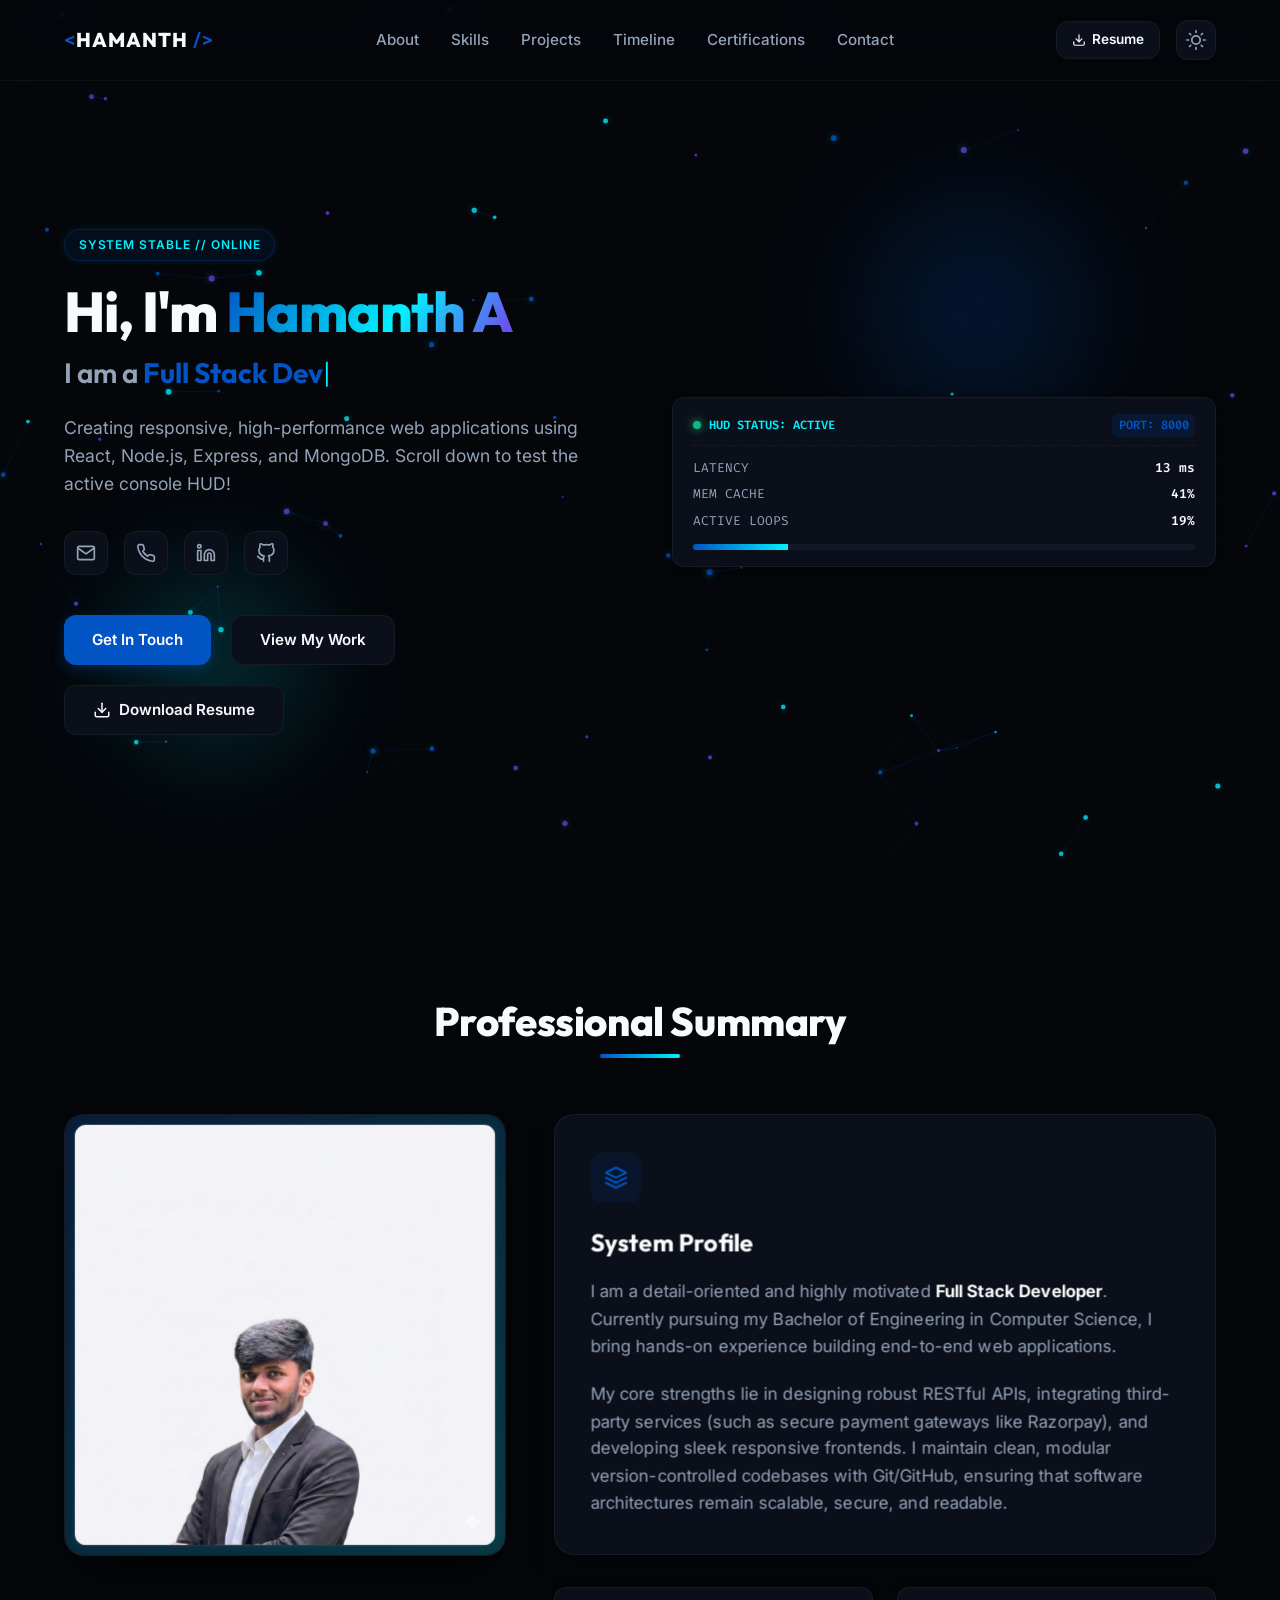
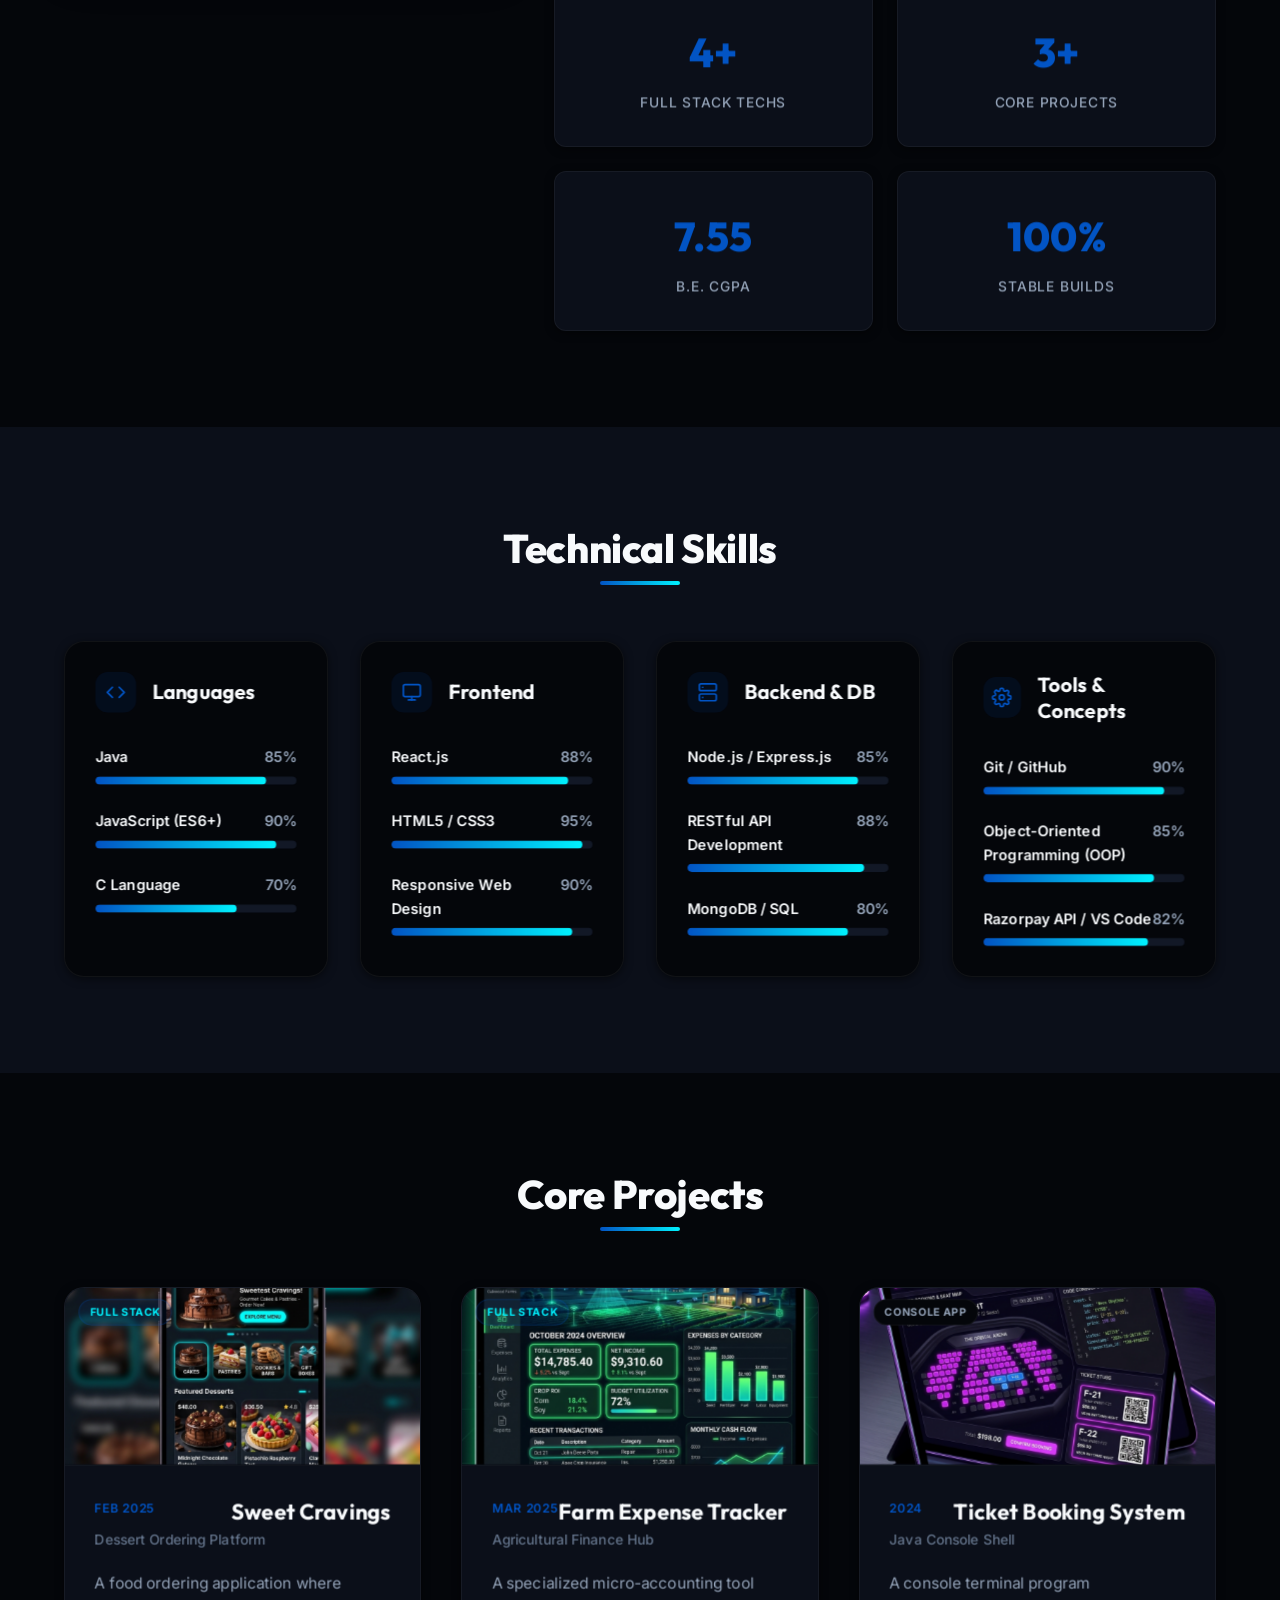
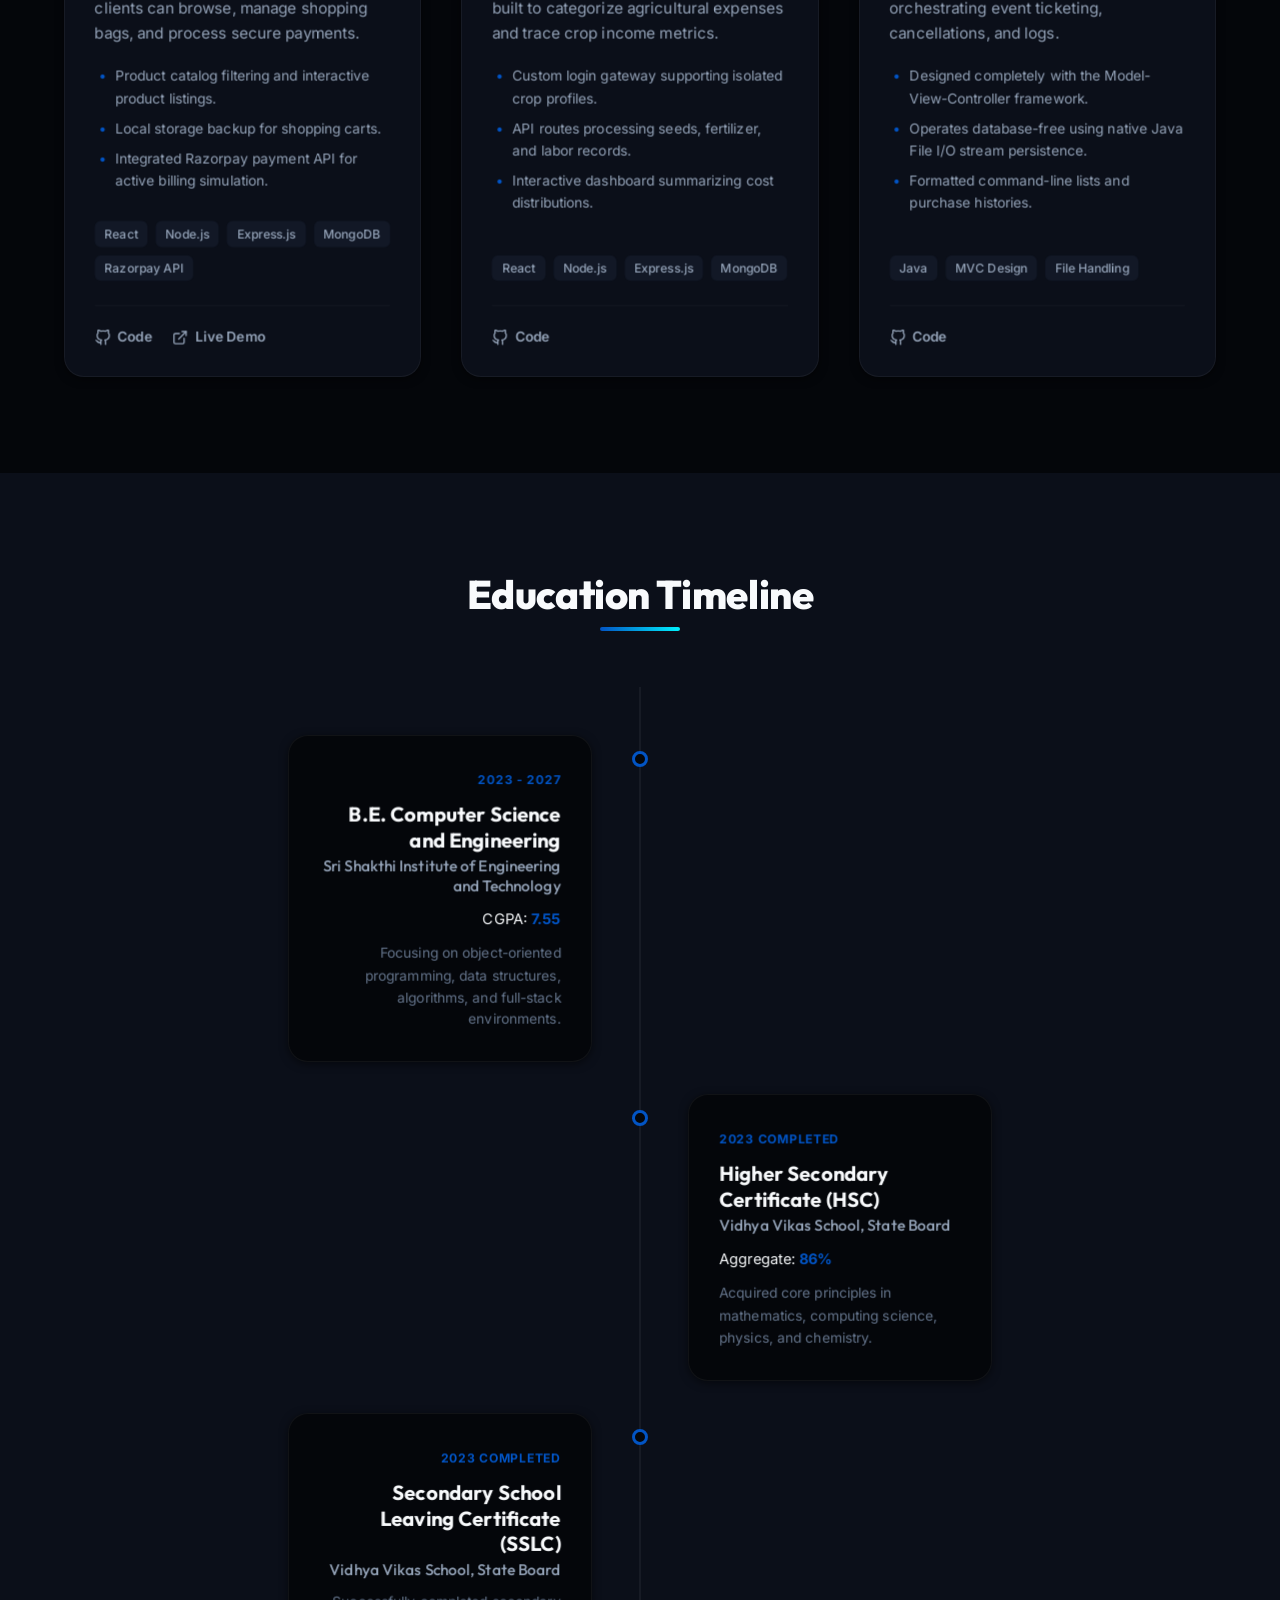
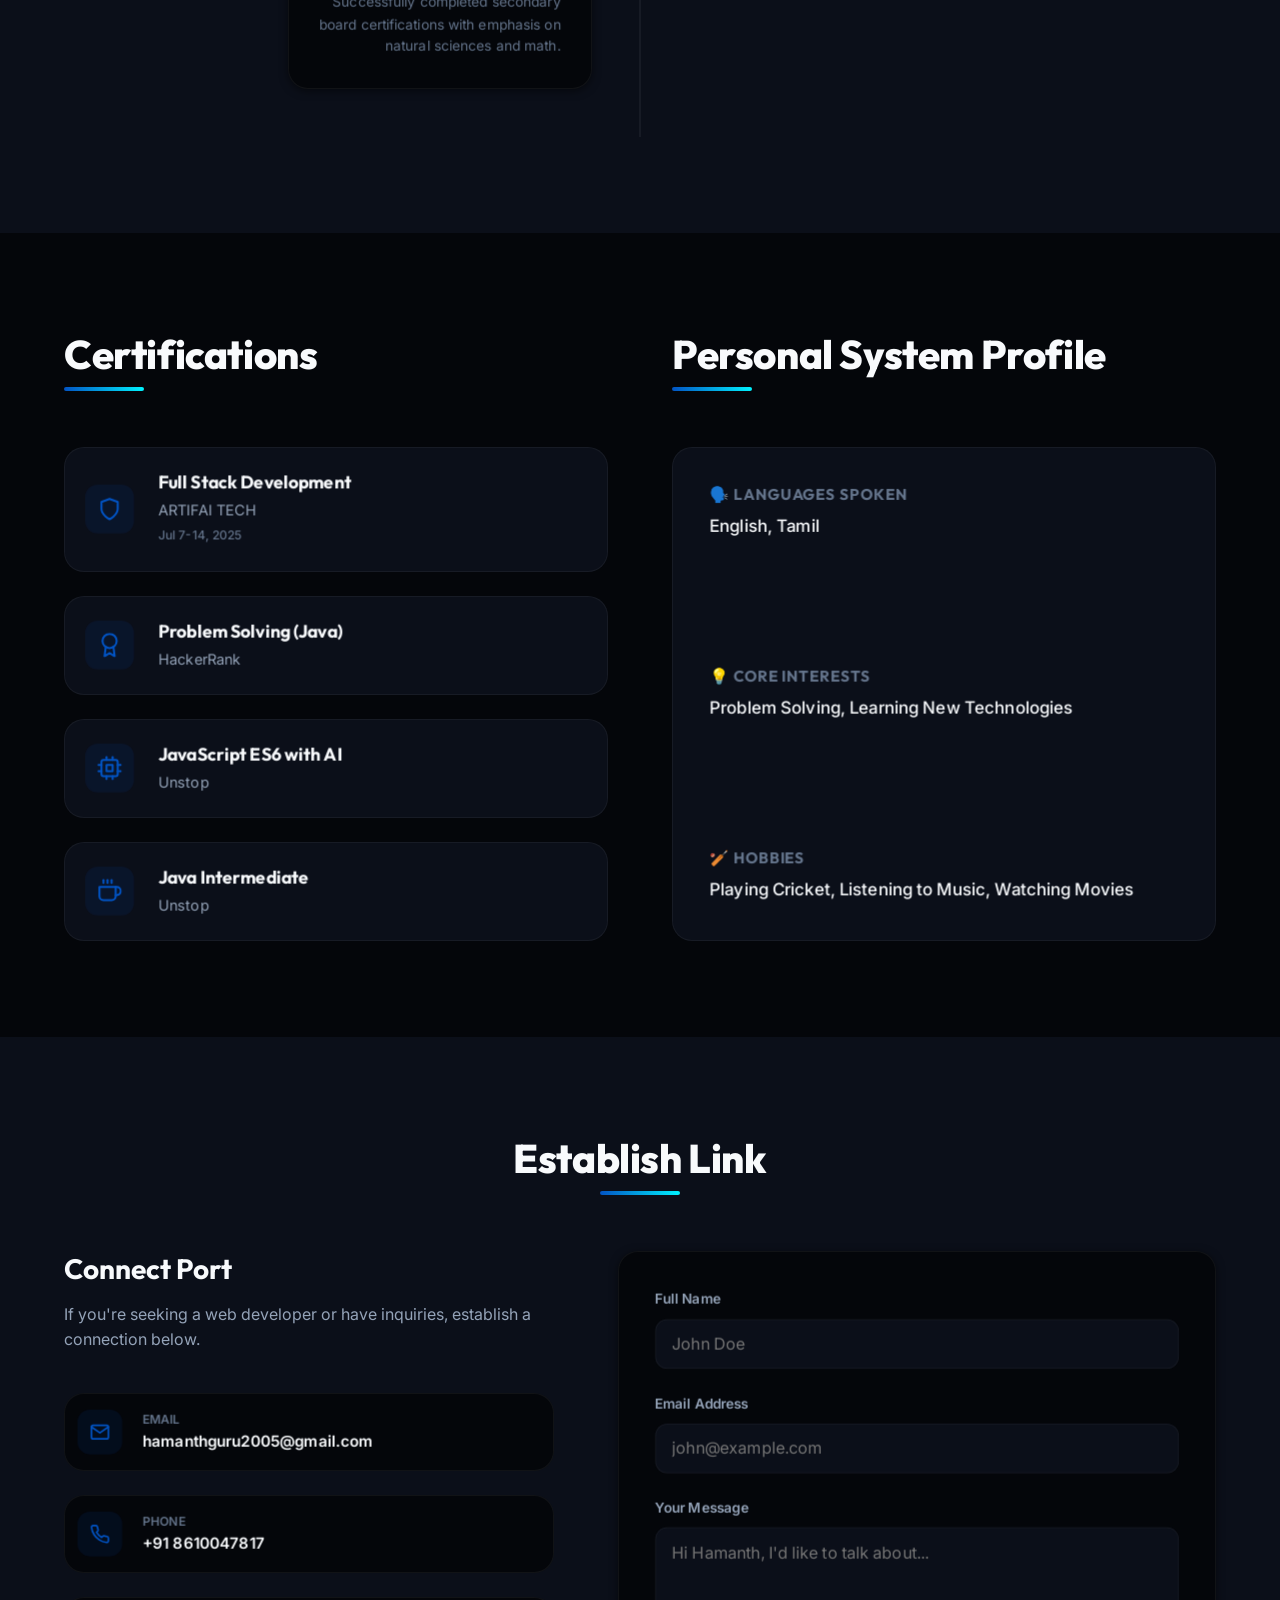
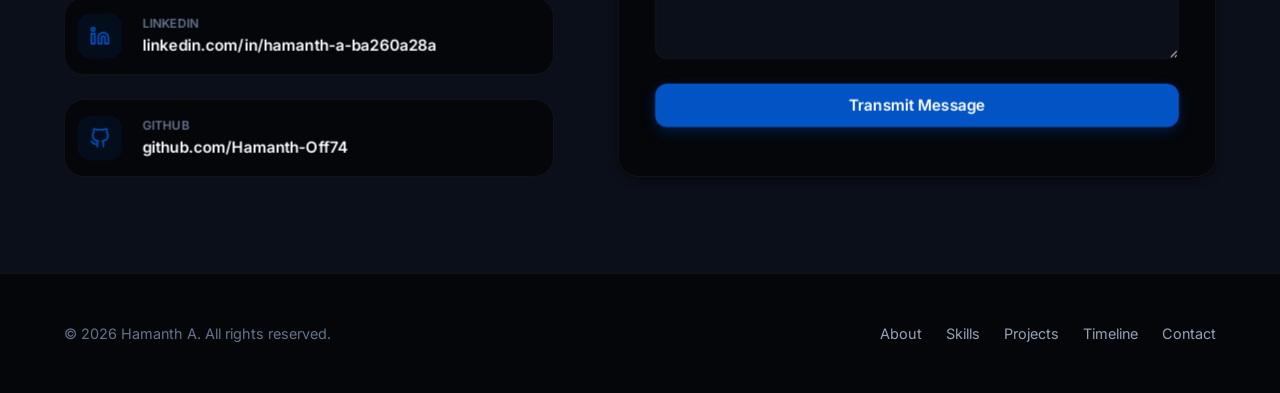
<file: index.html>
<!DOCTYPE html>
<html lang="en" data-theme="dark">
<head>
    <meta charset="UTF-8">
    <meta name="viewport" content="width=device-width, initial-scale=1.0">
    <title>Hamanth A | Full Stack Dev HUD Portfolio</title>
    
    <!-- SEO Meta Tags -->
    <meta name="description" content="Innovative portfolio of Hamanth A, a Full Stack Developer. Features an interactive terminal console, 3D tilt layouts, and real-time dashboard elements.">
    <meta name="keywords" content="Hamanth A, Full Stack Developer, Interactive Portfolio, Web Developer, React, Node.js, Java">
    <meta name="author" content="Hamanth A">
    
    <!-- Google Fonts -->
    <link rel="preconnect" href="https://fonts.googleapis.com">
    <link rel="preconnect" href="https://fonts.gstatic.com" crossorigin>
    <link href="https://fonts.googleapis.com/css2?family=Fira+Code:wght@400;500;600&family=Inter:wght@300;400;500;600;700&family=Outfit:wght@400;500;600;700;800&display=swap" rel="stylesheet">
    
    <!-- Custom CSS -->
    <link rel="stylesheet" href="styles.css">
</head>
<body>

    <!-- Dynamic Particle Canvas -->
    <canvas id="particle-canvas"></canvas>

    <!-- Scroll Progress Indicator -->
    <div id="scroll-progress" class="scroll-progress"></div>

    <!-- Navigation Header -->
    <header class="main-header" id="main-header">
        <div class="container header-container">
            <a href="#hero" class="logo" id="logo-link">
                <span class="logo-accent">&lt;</span>HAMANTH<span class="logo-accent"> /&gt;</span>
            </a>
            
            <!-- Desktop Nav Menu -->
            <nav class="desktop-nav" id="desktop-nav" aria-label="Main Navigation">
                <ul>
                    <li><a href="#about" class="nav-link">About</a></li>
                    <li><a href="#skills" class="nav-link">Skills</a></li>
                    <li><a href="#projects" class="nav-link">Projects</a></li>
                    <li><a href="#timeline" class="nav-link">Timeline</a></li>
                    <li><a href="#certifications" class="nav-link">Certifications</a></li>
                    <li><a href="#contact" class="nav-link">Contact</a></li>
                </ul>
            </nav>

            <div class="nav-actions">
                <!-- Resume Button -->
                <a href="Resume.pdf" target="_blank" class="btn btn-secondary btn-sm nav-resume-btn" download>
                    <svg xmlns="http://www.w3.org/2000/svg" width="14" height="14" viewBox="0 0 24 24" fill="none" stroke="currentColor" stroke-width="2" stroke-linecap="round" stroke-linejoin="round"><path d="M21 15v4a2 2 0 0 1-2 2H5a2 2 0 0 1-2-2v-4"></path><polyline points="7 10 12 15 17 10"></polyline><line x1="12" y1="15" x2="12" y2="3"></line></svg>
                    Resume
                </a>
                
                <!-- Theme Toggle Button -->
                <button id="theme-toggle" class="theme-toggle" aria-label="Toggle light and dark theme" title="Toggle theme">
                    <svg class="sun-icon" xmlns="http://www.w3.org/2000/svg" width="20" height="20" viewBox="0 0 24 24" fill="none" stroke="currentColor" stroke-width="2" stroke-linecap="round" stroke-linejoin="round">
                        <circle cx="12" cy="12" r="5"></circle>
                        <line x1="12" y1="1" x2="12" y2="3"></line>
                        <line x1="12" y1="21" x2="12" y2="23"></line>
                        <line x1="4.22" y1="4.22" x2="5.64" y2="5.64"></line>
                        <line x1="18.36" y1="18.36" x2="19.78" y2="19.78"></line>
                        <line x1="1" y1="12" x2="3" y2="12"></line>
                        <line x1="21" y1="12" x2="23" y2="12"></line>
                        <line x1="4.22" y1="19.78" x2="5.64" y2="18.36"></line>
                        <line x1="18.36" y1="5.64" x2="19.78" y2="4.22"></line>
                    </svg>
                    <svg class="moon-icon" xmlns="http://www.w3.org/2000/svg" width="20" height="20" viewBox="0 0 24 24" fill="none" stroke="currentColor" stroke-width="2" stroke-linecap="round" stroke-linejoin="round">
                        <path d="M21 12.79A9 9 0 1 1 11.21 3 7 7 0 0 0 21 12.79z"></path>
                    </svg>
                </button>

                <!-- Mobile Menu Button -->
                <button id="mobile-menu-btn" class="mobile-menu-btn" aria-label="Open navigation menu" aria-expanded="false" aria-controls="mobile-nav">
                    <span class="bar"></span>
                    <span class="bar"></span>
                    <span class="bar"></span>
                </button>
            </div>
        </div>
    </header>

    <!-- Mobile Drawer Menu -->
    <div id="mobile-nav" class="mobile-nav" aria-hidden="true">
        <nav class="mobile-menu" aria-label="Mobile Navigation">
            <ul>
                <li><a href="#about" class="mobile-nav-link">About</a></li>
                <li><a href="#skills" class="mobile-nav-link">Skills</a></li>
                <li><a href="#projects" class="mobile-nav-link">Projects</a></li>
                <li><a href="#timeline" class="mobile-nav-link">Timeline</a></li>
                <li><a href="#certifications" class="mobile-nav-link">Certifications</a></li>
                <li><a href="#contact" class="mobile-nav-link">Contact</a></li>
                <li><a href="Resume.pdf" target="_blank" class="mobile-nav-link" download>Resume 📥</a></li>
            </ul>
        </nav>
    </div>

    <!-- Main Content Area -->
    <main>
        
        <!-- Hero Section -->
        <section id="hero" class="hero-section">
            <div class="grid-overlay"></div>
            <div class="container hero-container">
                <div class="hero-content scroll-reveal">
                    <span class="badge hero-badge">SYSTEM STABLE // ONLINE</span>
                    <h1 class="hero-title">
                        Hi, I'm <span class="highlight">Hamanth A</span>
                    </h1>
                    <h2 class="hero-subtitle">
                        I am a <span id="typing-text" class="typing-text">Full Stack Developer</span><span class="cursor">|</span>
                    </h2>
                    <p class="hero-desc">
                        Creating responsive, high-performance web applications using React, Node.js, Express, and MongoDB. Scroll down to test the active console HUD!
                    </p>
                    
                    <!-- Hero Social Links -->
                    <div class="hero-links">
                        <a href="mailto:hamanthguru2005@gmail.com" class="hero-icon-link" aria-label="Email Hamanth" title="hamanthguru2005@gmail.com">
                            <svg xmlns="http://www.w3.org/2000/svg" width="20" height="20" viewBox="0 0 24 24" fill="none" stroke="currentColor" stroke-width="2" stroke-linecap="round" stroke-linejoin="round">
                                <path d="M4 4h16c1.1 0 2 .9 2 2v12c0 1.1-.9 2-2 2H4c-1.1 0-2-.9-2-2V6c0-1.1.9-2 2-2z"></path>
                                <polyline points="22,6 12,13 2,6"></polyline>
                            </svg>
                        </a>
                        <a href="tel:+918610047817" class="hero-icon-link" aria-label="Call Hamanth" title="+91 8610047817">
                            <svg xmlns="http://www.w3.org/2000/svg" width="20" height="20" viewBox="0 0 24 24" fill="none" stroke="currentColor" stroke-width="2" stroke-linecap="round" stroke-linejoin="round">
                                <path d="M22 16.92v3a2 2 0 0 1-2.18 2 19.79 19.79 0 0 1-8.63-3.07 19.5 19.5 0 0 1-6-6 19.79 19.79 0 0 1-3.07-8.67A2 2 0 0 1 4.11 2h3a2 2 0 0 1 2 1.72 12.84 12.84 0 0 0 .7 2.81 2 2 0 0 1-.45 2.11L8.09 9.91a16 16 0 0 0 6 6l1.27-1.27a2 2 0 0 1 2.11-.45 12.84 12.84 0 0 0 2.81.7A2 2 0 0 1 22 16.92z"></path>
                            </svg>
                        </a>
                        <a href="https://www.linkedin.com/in/hamanth-a-ba260a28a" target="_blank" rel="noopener noreferrer" class="hero-icon-link" aria-label="LinkedIn Profile">
                            <svg xmlns="http://www.w3.org/2000/svg" width="20" height="20" viewBox="0 0 24 24" fill="none" stroke="currentColor" stroke-width="2" stroke-linecap="round" stroke-linejoin="round">
                                <path d="M16 8a6 6 0 0 1 6 6v7h-4v-7a2 2 0 0 0-2-2 2 2 0 0 0-2 2v7h-4v-7a6 6 0 0 1 6-6z"></path>
                                <rect x="2" y="9" width="4" height="12"></rect>
                                <circle cx="4" cy="4" r="2"></circle>
                            </svg>
                        </a>
                        <a href="https://github.com/Hamanth-Off74" target="_blank" rel="noopener noreferrer" class="hero-icon-link" aria-label="GitHub Profile">
                            <svg xmlns="http://www.w3.org/2000/svg" width="20" height="20" viewBox="0 0 24 24" fill="none" stroke="currentColor" stroke-width="2" stroke-linecap="round" stroke-linejoin="round">
                                <path d="M9 19c-5 1.5-5-2.5-7-3m14 6v-3.87a3.37 3.37 0 0 0-.94-2.61c3.14-.35 6.44-1.54 6.44-7A5.44 5.44 0 0 0 20 4.77 5.07 5.07 0 0 0 19.91 1S18.73.65 16 2.48a13.38 13.38 0 0 0-7 0C6.27.65 5.09 1 5.09 1A5.07 5.07 0 0 0 5 4.77a5.44 5.44 0 0 0-1.5 3.78c0 5.42 3.3 6.61 6.44 7A3.37 3.37 0 0 0 9 18.13V22"></path>
                            </svg>
                        </a>
                    </div>

                    <!-- Call To Actions -->
                    <div class="hero-ctas">
                        <a href="#contact" class="btn btn-primary">Get In Touch</a>
                        <a href="#projects" class="btn btn-secondary">View My Work</a>
                        <a href="Resume.pdf" target="_blank" class="btn btn-secondary" download>
                            <svg xmlns="http://www.w3.org/2000/svg" width="18" height="18" viewBox="0 0 24 24" fill="none" stroke="currentColor" stroke-width="2" stroke-linecap="round" stroke-linejoin="round"><path d="M21 15v4a2 2 0 0 1-2 2H5a2 2 0 0 1-2-2v-4"></path><polyline points="7 10 12 15 17 10"></polyline><line x1="12" y1="15" x2="12" y2="3"></line></svg>
                            Download Resume
                        </a>
                    </div>
                </div>

                <!-- Hero Interactive Visual (Dashboard & Terminal) -->
                <div class="hero-visual-wrapper scroll-reveal">
                    
                    <!-- Live Stats Dashboard -->
                    <div class="stats-dashboard">
                        <div class="dashboard-header">
                            <span class="dashboard-title"><span class="pulse-dot"></span> HUD STATUS: ACTIVE</span>
                            <span class="stat-badge">PORT: 8000</span>
                        </div>
                        <div class="dashboard-body">
                            <div class="dashboard-row">
                                <span class="lbl">LATENCY</span>
                                <span class="val" id="ping-val">12 ms</span>
                            </div>
                            <div class="dashboard-row">
                                <span class="lbl">MEM CACHE</span>
                                <span class="val" id="ram-val">42%</span>
                            </div>
                            <div class="dashboard-row">
                                <span class="lbl">ACTIVE LOOPS</span>
                                <span class="val" id="cpu-val">18%</span>
                            </div>
                            <div class="stat-progress-bar">
                                <div class="stat-progress-fill" id="hud-progress-fill" style="width: 18%"></div>
                            </div>
                        </div>
                    </div>
                    
                </div>
            </div>
            
            <!-- Wave separator -->
            <div class="wave-separator">
                <svg data-name="Layer 1" xmlns="http://www.w3.org/2000/svg" viewBox="0 0 1200 120" preserveAspectRatio="none">
                    <path d="M321.39,56.44c58-10.79,114.16-30.13,172-41.86,82.39-16.72,168.19-17.73,250.45-.39C823.78,31,906.67,72,985.66,92.83c70.05,18.48,146.53,26.09,214.34,3V120H0V0C26.9,8.75,57.05,18.3,94.39,26.91,175.76,45.54,242.1,68.79,321.39,56.44Z" class="shape-fill"></path>
                </svg>
            </div>
        </section>

        <!-- About Section -->
        <section id="about" class="about-section">
            <div class="container">
                <h2 class="section-title scroll-reveal">Professional Summary</h2>
                <div class="about-grid scroll-reveal">
                    
                    <!-- Left: Profile Image -->
                    <div class="about-image-container tilt-card">
                        <div class="card-glow-element"></div>
                        <img src="avatar.png" alt="Hamanth A Profile Photo" class="about-avatar-img">
                        <div class="about-glow-ring"></div>
                    </div>

                    <!-- Right: Content Group -->
                    <div class="about-content-group">
                        <div class="about-card-large tilt-card">
                            <div class="card-glow-element"></div>
                            <div class="card-icon-accent">
                                <svg xmlns="http://www.w3.org/2000/svg" width="24" height="24" viewBox="0 0 24 24" fill="none" stroke="currentColor" stroke-width="2" stroke-linecap="round" stroke-linejoin="round">
                                    <polygon points="12 2 2 7 12 12 22 7 12 2"></polygon>
                                    <polyline points="2 17 12 22 22 17"></polyline>
                                    <polyline points="2 12 12 17 22 12"></polyline>
                                </svg>
                            </div>
                            <h3>System Profile</h3>
                            <p class="about-paragraph">
                                I am a detail-oriented and highly motivated <strong>Full Stack Developer</strong>. Currently pursuing my Bachelor of Engineering in Computer Science, I bring hands-on experience building end-to-end web applications.
                            </p>
                            <p class="about-paragraph">
                                My core strengths lie in designing robust RESTful APIs, integrating third-party services (such as secure payment gateways like Razorpay), and developing sleek responsive frontends. I maintain clean, modular version-controlled codebases with Git/GitHub, ensuring that software architectures remain scalable, secure, and readable.
                            </p>
                        </div>

                        <div class="about-stats">
                            <div class="stat-card tilt-card">
                                <div class="card-glow-element"></div>
                                <div class="stat-num">4+</div>
                                <div class="stat-label">Full Stack Techs</div>
                            </div>
                            <div class="stat-card tilt-card">
                                <div class="card-glow-element"></div>
                                <div class="stat-num">3+</div>
                                <div class="stat-label">Core Projects</div>
                            </div>
                            <div class="stat-card tilt-card">
                                <div class="card-glow-element"></div>
                                <div class="stat-num">7.55</div>
                                <div class="stat-label">B.E. CGPA</div>
                            </div>
                            <div class="stat-card tilt-card">
                                <div class="card-glow-element"></div>
                                <div class="stat-num">100%</div>
                                <div class="stat-label">Stable Builds</div>
                            </div>
                        </div>
                    </div>

                </div>
            </div>
        </section>

        <!-- Skills Section -->
        <section id="skills" class="skills-section">
            <div class="container">
                <h2 class="section-title scroll-reveal">Technical Skills</h2>
                
                <div class="skills-grid">
                    
                    <!-- Languages -->
                    <div class="skills-category-card scroll-reveal tilt-card">
                        <div class="card-glow-element"></div>
                        <div class="category-header">
                            <span class="cat-icon">
                                <svg xmlns="http://www.w3.org/2000/svg" width="20" height="20" viewBox="0 0 24 24" fill="none" stroke="currentColor" stroke-width="2" stroke-linecap="round" stroke-linejoin="round">
                                    <polyline points="16 18 22 12 16 6"></polyline>
                                    <polyline points="8 6 2 12 8 18"></polyline>
                                </svg>
                            </span>
                            <h3>Languages</h3>
                        </div>
                        <ul class="skills-list">
                            <li class="skill-item">
                                <div class="skill-info"><span>Java</span><span class="skill-percent">85%</span></div>
                                <div class="skill-bar"><div class="skill-progress" data-level="85%"></div></div>
                            </li>
                            <li class="skill-item">
                                <div class="skill-info"><span>JavaScript (ES6+)</span><span class="skill-percent">90%</span></div>
                                <div class="skill-bar"><div class="skill-progress" data-level="90%"></div></div>
                            </li>
                            <li class="skill-item">
                                <div class="skill-info"><span>C Language</span><span class="skill-percent">70%</span></div>
                                <div class="skill-bar"><div class="skill-progress" data-level="70%"></div></div>
                            </li>
                        </ul>
                    </div>

                    <!-- Frontend -->
                    <div class="skills-category-card scroll-reveal tilt-card">
                        <div class="card-glow-element"></div>
                        <div class="category-header">
                            <span class="cat-icon">
                                <svg xmlns="http://www.w3.org/2000/svg" width="20" height="20" viewBox="0 0 24 24" fill="none" stroke="currentColor" stroke-width="2" stroke-linecap="round" stroke-linejoin="round">
                                    <rect x="2" y="3" width="20" height="14" rx="2" ry="2"></rect>
                                    <line x1="8" y1="21" x2="16" y2="21"></line>
                                    <line x1="12" y1="17" x2="12" y2="21"></line>
                                </svg>
                            </span>
                            <h3>Frontend</h3>
                        </div>
                        <ul class="skills-list">
                            <li class="skill-item">
                                <div class="skill-info"><span>React.js</span><span class="skill-percent">88%</span></div>
                                <div class="skill-bar"><div class="skill-progress" data-level="88%"></div></div>
                            </li>
                            <li class="skill-item">
                                <div class="skill-info"><span>HTML5 / CSS3</span><span class="skill-percent">95%</span></div>
                                <div class="skill-bar"><div class="skill-progress" data-level="95%"></div></div>
                            </li>
                            <li class="skill-item">
                                <div class="skill-info"><span>Responsive Web Design</span><span class="skill-percent">90%</span></div>
                                <div class="skill-bar"><div class="skill-progress" data-level="90%"></div></div>
                            </li>
                        </ul>
                    </div>

                    <!-- Backend -->
                    <div class="skills-category-card scroll-reveal tilt-card">
                        <div class="card-glow-element"></div>
                        <div class="category-header">
                            <span class="cat-icon">
                                <svg xmlns="http://www.w3.org/2000/svg" width="20" height="20" viewBox="0 0 24 24" fill="none" stroke="currentColor" stroke-width="2" stroke-linecap="round" stroke-linejoin="round">
                                    <rect x="2" y="2" width="20" height="8" rx="2" ry="2"></rect>
                                    <rect x="2" y="14" width="20" height="8" rx="2" ry="2"></rect>
                                    <line x1="6" y1="6" x2="6.01" y2="6"></line>
                                    <line x1="6" y1="18" x2="6.01" y2="18"></line>
                                </svg>
                            </span>
                            <h3>Backend & DB</h3>
                        </div>
                        <ul class="skills-list">
                            <li class="skill-item">
                                <div class="skill-info"><span>Node.js / Express.js</span><span class="skill-percent">85%</span></div>
                                <div class="skill-bar"><div class="skill-progress" data-level="85%"></div></div>
                            </li>
                            <li class="skill-item">
                                <div class="skill-info"><span>RESTful API Development</span><span class="skill-percent">88%</span></div>
                                <div class="skill-bar"><div class="skill-progress" data-level="88%"></div></div>
                            </li>
                            <li class="skill-item">
                                <div class="skill-info"><span>MongoDB / SQL</span><span class="skill-percent">80%</span></div>
                                <div class="skill-bar"><div class="skill-progress" data-level="80%"></div></div>
                            </li>
                        </ul>
                    </div>

                    <!-- Tools & Concepts -->
                    <div class="skills-category-card scroll-reveal tilt-card">
                        <div class="card-glow-element"></div>
                        <div class="category-header">
                            <span class="cat-icon">
                                <svg xmlns="http://www.w3.org/2000/svg" width="20" height="20" viewBox="0 0 24 24" fill="none" stroke="currentColor" stroke-width="2" stroke-linecap="round" stroke-linejoin="round">
                                    <circle cx="12" cy="12" r="3"></circle>
                                    <path d="M19.4 15a1.65 1.65 0 0 0 .33 1.82l.06.06a2 2 0 1 1-2.83 2.83l-.06-.06a1.65 1.65 0 0 0-1.82-.33 1.65 1.65 0 0 0-1 1.51V21a2 2 0 0 1-4 0v-.09A1.65 1.65 0 0 0 9 19.4a1.65 1.65 0 0 0-1.82.33l-.06.06a2 2 0 1 1-2.83-2.83l.06-.06a1.65 1.65 0 0 0 .33-1.82 1.65 1.65 0 0 0-1.51-1H3a2 2 0 0 1 0-4h.09A1.65 1.65 0 0 0 4.6 9a1.65 1.65 0 0 0-.33-1.82l-.06-.06a2 2 0 1 1 2.83-2.83l.06.06a1.65 1.65 0 0 0 1.82.33H9a1.65 1.65 0 0 0 1-1.51V3a2 2 0 0 1 4 0v.09a1.65 1.65 0 0 0 1 1.51 1.65 1.65 0 0 0 1.82-.33l.06-.06a2 2 0 1 1 2.83 2.83l-.06.06a1.65 1.65 0 0 0-.33 1.82V9a1.65 1.65 0 0 0 1.51 1H21a2 2 0 0 1 0 4h-.09a1.65 1.65 0 0 0-1.51 1z"></path>
                                </svg>
                            </span>
                            <h3>Tools & Concepts</h3>
                        </div>
                        <ul class="skills-list">
                            <li class="skill-item">
                                <div class="skill-info"><span>Git / GitHub</span><span class="skill-percent">90%</span></div>
                                <div class="skill-bar"><div class="skill-progress" data-level="90%"></div></div>
                            </li>
                            <li class="skill-item">
                                <div class="skill-info"><span>Object-Oriented Programming (OOP)</span><span class="skill-percent">85%</span></div>
                                <div class="skill-bar"><div class="skill-progress" data-level="85%"></div></div>
                            </li>
                            <li class="skill-item">
                                <div class="skill-info"><span>Razorpay API / VS Code</span><span class="skill-percent">82%</span></div>
                                <div class="skill-bar"><div class="skill-progress" data-level="82%"></div></div>
                            </li>
                        </ul>
                    </div>

                </div>
            </div>
        </section>

        <!-- Projects Section -->
        <section id="projects" class="projects-section">
            <div class="container">
                <h2 class="section-title scroll-reveal">Core Projects</h2>
                
                <div class="projects-grid">
                    
                    <!-- Project 1: Sweet Cravings -->
                    <article class="project-card scroll-reveal tilt-card">
                        <div class="card-glow-element"></div>
                        <div class="project-img-wrapper">
                            <img src="sweet_cravings.png" alt="Sweet Cravings Project Dashboard" class="project-img">
                            <span class="tag tag-featured">Full Stack</span>
                        </div>
                        <div class="project-info">
                            <div class="project-header">
                                <span class="project-date">Feb 2025</span>
                                <h3>Sweet Cravings</h3>
                            </div>
                            <p class="project-type-subtitle">Dessert Ordering Platform</p>
                            <p class="project-desc">
                                A food ordering application where clients can browse, manage shopping bags, and process secure payments.
                            </p>
                            <ul class="project-features">
                                <li>Product catalog filtering and interactive product listings.</li>
                                <li>Local storage backup for shopping carts.</li>
                                <li>Integrated Razorpay payment API for active billing simulation.</li>
                            </ul>
                            <div class="project-tech-tags">
                                <span class="tech-tag">React</span>
                                <span class="tech-tag">Node.js</span>
                                <span class="tech-tag">Express.js</span>
                                <span class="tech-tag">MongoDB</span>
                                <span class="tech-tag">Razorpay API</span>
                            </div>
                            <div class="project-links">
                                <a href="https://github.com/Hamanth-Off74" target="_blank" rel="noopener noreferrer" class="project-link" aria-label="GitHub Sweet Cravings Link">
                                    <svg xmlns="http://www.w3.org/2000/svg" width="16" height="16" viewBox="0 0 24 24" fill="none" stroke="currentColor" stroke-width="2" stroke-linecap="round" stroke-linejoin="round"><path d="M9 19c-5 1.5-5-2.5-7-3m14 6v-3.87a3.37 3.37 0 0 0-.94-2.61c3.14-.35 6.44-1.54 6.44-7A5.44 5.44 0 0 0 20 4.77 5.07 5.07 0 0 0 19.91 1S18.73.65 16 2.48a13.38 13.38 0 0 0-7 0C6.27.65 5.09 1 5.09 1A5.07 5.07 0 0 0 5 4.77a5.44 5.44 0 0 0-1.5 3.78c0 5.42 3.3 6.61 6.44 7A3.37 3.37 0 0 0 9 18.13V22"></path></svg>
                                    Code
                                </a>
                                <a href="https://sweet-cravings-sigma.vercel.app" target="_blank" rel="noopener noreferrer" class="project-link" aria-label="Sweet Cravings Live Demo Link">
                                    <svg xmlns="http://www.w3.org/2000/svg" width="16" height="16" viewBox="0 0 24 24" fill="none" stroke="currentColor" stroke-width="2" stroke-linecap="round" stroke-linejoin="round"><path d="M18 13v6a2 2 0 0 1-2 2H5a2 2 0 0 1-2-2V8a2 2 0 0 1 2-2h6"></path><polyline points="15 3 21 3 21 9"></polyline><line x1="10" y1="14" x2="21" y2="3"></line></svg>
                                    Live Demo
                                </a>
                            </div>
                        </div>
                    </article>

                    <!-- Project 2: Farm Expense Tracker -->
                    <article class="project-card scroll-reveal tilt-card">
                        <div class="card-glow-element"></div>
                        <div class="project-img-wrapper">
                            <img src="farm_tracker.png" alt="Farm Expense Tracker Dashboard" class="project-img">
                            <span class="tag tag-featured">Full Stack</span>
                        </div>
                        <div class="project-info">
                            <div class="project-header">
                                <span class="project-date">Mar 2025</span>
                                <h3>Farm Expense Tracker</h3>
                            </div>
                            <p class="project-type-subtitle">Agricultural Finance Hub</p>
                            <p class="project-desc">
                                A specialized micro-accounting tool built to categorize agricultural expenses and trace crop income metrics.
                            </p>
                            <ul class="project-features">
                                <li>Custom login gateway supporting isolated crop profiles.</li>
                                <li>API routes processing seeds, fertilizer, and labor records.</li>
                                <li>Interactive dashboard summarizing cost distributions.</li>
                            </ul>
                            <div class="project-tech-tags">
                                <span class="tech-tag">React</span>
                                <span class="tech-tag">Node.js</span>
                                <span class="tech-tag">Express.js</span>
                                <span class="tech-tag">MongoDB</span>
                            </div>
                            <div class="project-links">
                                <a href="https://github.com/Hamanth-Off74" target="_blank" rel="noopener noreferrer" class="project-link" aria-label="GitHub Farm Expense Tracker Link">
                                    <svg xmlns="http://www.w3.org/2000/svg" width="16" height="16" viewBox="0 0 24 24" fill="none" stroke="currentColor" stroke-width="2" stroke-linecap="round" stroke-linejoin="round"><path d="M9 19c-5 1.5-5-2.5-7-3m14 6v-3.87a3.37 3.37 0 0 0-.94-2.61c3.14-.35 6.44-1.54 6.44-7A5.44 5.44 0 0 0 20 4.77 5.07 5.07 0 0 0 19.91 1S18.73.65 16 2.48a13.38 13.38 0 0 0-7 0C6.27.65 5.09 1 5.09 1A5.07 5.07 0 0 0 5 4.77a5.44 5.44 0 0 0-1.5 3.78c0 5.42 3.3 6.61 6.44 7A3.37 3.37 0 0 0 9 18.13V22"></path></svg>
                                    Code
                                </a>
                            </div>
                        </div>
                    </article>

                    <!-- Project 3: Event Ticket Booking -->
                    <article class="project-card scroll-reveal tilt-card">
                        <div class="card-glow-element"></div>
                        <div class="project-img-wrapper">
                            <img src="ticket_booking.png" alt="Ticket Booking System Interface" class="project-img">
                            <span class="tag">Console App</span>
                        </div>
                        <div class="project-info">
                            <div class="project-header">
                                <span class="project-date">2024</span>
                                <h3>Ticket Booking System</h3>
                            </div>
                            <p class="project-type-subtitle">Java Console Shell</p>
                            <p class="project-desc">
                                A console terminal program orchestrating event ticketing, cancellations, and logs.
                            </p>
                            <ul class="project-features">
                                <li>Designed completely with the Model-View-Controller framework.</li>
                                <li>Operates database-free using native Java File I/O stream persistence.</li>
                                <li>Formatted command-line lists and purchase histories.</li>
                            </ul>
                            <div class="project-tech-tags">
                                <span class="tech-tag">Java</span>
                                <span class="tech-tag">MVC Design</span>
                                <span class="tech-tag">File Handling</span>
                            </div>
                            <div class="project-links">
                                <a href="https://github.com/Hamanth-Off74" target="_blank" rel="noopener noreferrer" class="project-link" aria-label="GitHub Java Ticket System Link">
                                    <svg xmlns="http://www.w3.org/2000/svg" width="16" height="16" viewBox="0 0 24 24" fill="none" stroke="currentColor" stroke-width="2" stroke-linecap="round" stroke-linejoin="round"><path d="M9 19c-5 1.5-5-2.5-7-3m14 6v-3.87a3.37 3.37 0 0 0-.94-2.61c3.14-.35 6.44-1.54 6.44-7A5.44 5.44 0 0 0 20 4.77 5.07 5.07 0 0 0 19.91 1S18.73.65 16 2.48a13.38 13.38 0 0 0-7 0C6.27.65 5.09 1 5.09 1A5.07 5.07 0 0 0 5 4.77a5.44 5.44 0 0 0-1.5 3.78c0 5.42 3.3 6.61 6.44 7A3.37 3.37 0 0 0 9 18.13V22"></path></svg>
                                    Code
                                </a>
                            </div>
                        </div>
                    </article>

                </div>
            </div>
        </section>

        <!-- Education/Timeline Section -->
        <section id="timeline" class="timeline-section">
            <div class="container">
                <h2 class="section-title scroll-reveal">Education Timeline</h2>
                
                <div class="timeline">
                    <div class="timeline-line"></div>
                    
                    <!-- B.E. Computer Science -->
                    <div class="timeline-item scroll-reveal left">
                        <div class="timeline-dot"></div>
                        <div class="timeline-content tilt-card">
                            <div class="card-glow-element"></div>
                            <span class="timeline-date">2023 - 2027</span>
                            <h3>B.E. Computer Science and Engineering</h3>
                            <h4 class="institution">Sri Shakthi Institute of Engineering and Technology</h4>
                            <p class="timeline-score">CGPA: <strong>7.55</strong></p>
                            <p class="timeline-desc">Focusing on object-oriented programming, data structures, algorithms, and full-stack environments.</p>
                        </div>
                    </div>

                    <!-- Higher Secondary -->
                    <div class="timeline-item scroll-reveal right">
                        <div class="timeline-dot"></div>
                        <div class="timeline-content tilt-card">
                            <div class="card-glow-element"></div>
                            <span class="timeline-date">2023 Completed</span>
                            <h3>Higher Secondary Certificate (HSC)</h3>
                            <h4 class="institution">Vidhya Vikas School, State Board</h4>
                            <p class="timeline-score">Aggregate: <strong>86%</strong></p>
                            <p class="timeline-desc">Acquired core principles in mathematics, computing science, physics, and chemistry.</p>
                        </div>
                    </div>

                    <!-- SSLC -->
                    <div class="timeline-item scroll-reveal left">
                        <div class="timeline-dot"></div>
                        <div class="timeline-content tilt-card">
                            <div class="card-glow-element"></div>
                            <span class="timeline-date">2023 Completed</span>
                            <h3>Secondary School Leaving Certificate (SSLC)</h3>
                            <h4 class="institution">Vidhya Vikas School, State Board</h4>
                            <p class="timeline-desc">Successfully completed secondary board certifications with emphasis on natural sciences and math.</p>
                        </div>
                    </div>

                </div>
            </div>
        </section>

        <!-- Certifications & Additional Info -->
        <section id="certifications" class="certifications-section">
            <div class="container">
                <div class="cert-grid">
                    
                    <!-- Certifications Left -->
                    <div class="cert-list-wrapper scroll-reveal">
                        <h2 class="section-title text-left">Certifications</h2>
                        
                        <div class="cert-card tilt-card">
                            <div class="card-glow-element"></div>
                            <div class="cert-icon">
                                <svg xmlns="http://www.w3.org/2000/svg" width="24" height="24" viewBox="0 0 24 24" fill="none" stroke="currentColor" stroke-width="2" stroke-linecap="round" stroke-linejoin="round">
                                    <path d="M12 22s8-4 8-10V5l-8-3-8 3v7c0 6 8 10 8 10z"></path>
                                </svg>
                            </div>
                            <div class="cert-info">
                                <h3>Full Stack Development</h3>
                                <p class="cert-org">ARTIFAI TECH</p>
                                <span class="cert-date">Jul 7-14, 2025</span>
                            </div>
                        </div>

                        <div class="cert-card tilt-card">
                            <div class="card-glow-element"></div>
                            <div class="cert-icon">
                                <svg xmlns="http://www.w3.org/2000/svg" width="24" height="24" viewBox="0 0 24 24" fill="none" stroke="currentColor" stroke-width="2" stroke-linecap="round" stroke-linejoin="round">
                                    <circle cx="12" cy="8" r="7"></circle>
                                    <polyline points="8.21 13.89 7 23 12 20 17 23 15.79 13.88"></polyline>
                                </svg>
                            </div>
                            <div class="cert-info">
                                <h3>Problem Solving (Java)</h3>
                                <p class="cert-org">HackerRank</p>
                            </div>
                        </div>

                        <div class="cert-card tilt-card">
                            <div class="card-glow-element"></div>
                            <div class="cert-icon">
                                <svg xmlns="http://www.w3.org/2000/svg" width="24" height="24" viewBox="0 0 24 24" fill="none" stroke="currentColor" stroke-width="2" stroke-linecap="round" stroke-linejoin="round">
                                    <rect x="4" y="4" width="16" height="16" rx="2" ry="2"></rect>
                                    <rect x="9" y="9" width="6" height="6"></rect>
                                    <line x1="9" y1="1" x2="9" y2="4"></line>
                                    <line x1="15" y1="1" x2="15" y2="4"></line>
                                    <line x1="9" y1="20" x2="9" y2="23"></line>
                                    <line x1="15" y1="20" x2="15" y2="23"></line>
                                    <line x1="20" y1="9" x2="23" y2="9"></line>
                                    <line x1="20" y1="15" x2="23" y2="15"></line>
                                    <line x1="1" y1="9" x2="4" y2="9"></line>
                                    <line x1="1" y1="15" x2="4" y2="15"></line>
                                </svg>
                            </div>
                            <div class="cert-info">
                                <h3>JavaScript ES6 with AI</h3>
                                <p class="cert-org">Unstop</p>
                            </div>
                        </div>

                        <div class="cert-card tilt-card">
                            <div class="card-glow-element"></div>
                            <div class="cert-icon">
                                <svg xmlns="http://www.w3.org/2000/svg" width="24" height="24" viewBox="0 0 24 24" fill="none" stroke="currentColor" stroke-width="2" stroke-linecap="round" stroke-linejoin="round">
                                    <path d="M18 8h1a4 4 0 0 1 0 8h-1"></path>
                                    <path d="M2 8h16v9a4 4 0 0 1-4 4H6a4 4 0 0 1-4-4V8z"></path>
                                    <line x1="6" y1="1" x2="6" y2="4"></line>
                                    <line x1="10" y1="1" x2="10" y2="4"></line>
                                    <line x1="14" y1="1" x2="14" y2="4"></line>
                                </svg>
                            </div>
                            <div class="cert-info">
                                <h3>Java Intermediate</h3>
                                <p class="cert-org">Unstop</p>
                            </div>
                        </div>
                    </div>

                    <!-- Additional Information Right -->
                    <div class="info-wrapper scroll-reveal">
                        <h2 class="section-title text-left">Personal System Profile</h2>
                        
                        <div class="profile-details-card tilt-card">
                            <div class="card-glow-element"></div>
                            <div class="info-group">
                                <h4>🗣️ Languages Spoken</h4>
                                <p>English, Tamil</p>
                            </div>
                            <div class="info-group">
                                <h4>💡 core Interests</h4>
                                <p>Problem Solving, Learning New Technologies</p>
                            </div>
                            <div class="info-group">
                                <h4>🏏 Hobbies</h4>
                                <p>Playing Cricket, Listening to Music, Watching Movies</p>
                            </div>
                        </div>
                    </div>

                </div>
            </div>
        </section>

        <!-- Contact Section -->
        <section id="contact" class="contact-section">
            <div class="container">
                <h2 class="section-title scroll-reveal">Establish Link</h2>
                
                <div class="contact-grid scroll-reveal">
                    
                    <!-- Direct Contacts Info -->
                    <div class="contact-info-panel">
                        <h3>Connect Port</h3>
                        <p class="contact-intro">
                            If you're seeking a web developer or have inquiries, establish a connection below.
                        </p>
                        
                        <div class="contact-details-list">
                            <a href="mailto:hamanthguru2005@gmail.com" class="contact-detail-item tilt-card">
                                <div class="card-glow-element"></div>
                                <div class="detail-icon">
                                    <svg xmlns="http://www.w3.org/2000/svg" width="20" height="20" viewBox="0 0 24 24" fill="none" stroke="currentColor" stroke-width="2" stroke-linecap="round" stroke-linejoin="round">
                                        <path d="M4 4h16c1.1 0 2 .9 2 2v12c0 1.1-.9 2-2 2H4c-1.1 0-2-.9-2-2V6c0-1.1.9-2 2-2z"></path>
                                        <polyline points="22,6 12,13 2,6"></polyline>
                                    </svg>
                                </div>
                                <div class="detail-text">
                                    <span class="detail-label">Email</span>
                                    <span class="detail-val">hamanthguru2005@gmail.com</span>
                                </div>
                            </a>

                            <a href="tel:+918610047817" class="contact-detail-item tilt-card">
                                <div class="card-glow-element"></div>
                                <div class="detail-icon">
                                    <svg xmlns="http://www.w3.org/2000/svg" width="20" height="20" viewBox="0 0 24 24" fill="none" stroke="currentColor" stroke-width="2" stroke-linecap="round" stroke-linejoin="round">
                                        <path d="M22 16.92v3a2 2 0 0 1-2.18 2 19.79 19.79 0 0 1-8.63-3.07 19.5 19.5 0 0 1-6-6 19.79 19.79 0 0 1-3.07-8.67A2 2 0 0 1 4.11 2h3a2 2 0 0 1 2 1.72 12.84 12.84 0 0 0 .7 2.81 2 2 0 0 1-.45 2.11L8.09 9.91a16 16 0 0 0 6 6l1.27-1.27a2 2 0 0 1 2.11-.45 12.84 12.84 0 0 0 2.81.7A2 2 0 0 1 22 16.92z"></path>
                                    </svg>
                                </div>
                                <div class="detail-text">
                                    <span class="detail-label">Phone</span>
                                    <span class="detail-val">+91 8610047817</span>
                                </div>
                            </a>

                            <a href="https://www.linkedin.com/in/hamanth-a-ba260a28a" target="_blank" rel="noopener noreferrer" class="contact-detail-item tilt-card">
                                <div class="card-glow-element"></div>
                                <div class="detail-icon">
                                    <svg xmlns="http://www.w3.org/2000/svg" width="20" height="20" viewBox="0 0 24 24" fill="none" stroke="currentColor" stroke-width="2" stroke-linecap="round" stroke-linejoin="round">
                                        <path d="M16 8a6 6 0 0 1 6 6v7h-4v-7a2 2 0 0 0-2-2 2 2 0 0 0-2 2v7h-4v-7a6 6 0 0 1 6-6z"></path>
                                        <rect x="2" y="9" width="4" height="12"></rect>
                                        <circle cx="4" cy="4" r="2"></circle>
                                    </svg>
                                </div>
                                <div class="detail-text">
                                    <span class="detail-label">LinkedIn</span>
                                    <span class="detail-val">linkedin.com/in/hamanth-a-ba260a28a</span>
                                </div>
                            </a>

                            <a href="https://github.com/Hamanth-Off74" target="_blank" rel="noopener noreferrer" class="contact-detail-item tilt-card">
                                <div class="card-glow-element"></div>
                                <div class="detail-icon">
                                    <svg xmlns="http://www.w3.org/2000/svg" width="20" height="20" viewBox="0 0 24 24" fill="none" stroke="currentColor" stroke-width="2" stroke-linecap="round" stroke-linejoin="round">
                                        <path d="M9 19c-5 1.5-5-2.5-7-3m14 6v-3.87a3.37 3.37 0 0 0-.94-2.61c3.14-.35 6.44-1.54 6.44-7A5.44 5.44 0 0 0 20 4.77 5.07 5.07 0 0 0 19.91 1S18.73.65 16 2.48a13.38 13.38 0 0 0-7 0C6.27.65 5.09 1 5.09 1A5.07 5.07 0 0 0 5 4.77a5.44 5.44 0 0 0-1.5 3.78c0 5.42 3.3 6.61 6.44 7A3.37 3.37 0 0 0 9 18.13V22"></path>
                                    </svg>
                                </div>
                                <div class="detail-text">
                                    <span class="detail-label">GitHub</span>
                                    <span class="detail-val">github.com/Hamanth-Off74</span>
                                </div>
                            </a>
                        </div>
                    </div>

                    <!-- Contact Form Card -->
                    <div class="contact-form-wrapper tilt-card">
                        <div class="card-glow-element"></div>
                        <form id="contact-form" class="contact-form" novalidate>
                            <div class="form-row">
                                <div class="form-group">
                                    <label for="contact-name" class="floating-label">Full Name</label>
                                    <input type="text" id="contact-name" name="name" placeholder="John Doe" required>
                                    <span class="error-msg" id="name-error">Please enter your name</span>
                                </div>
                            </div>
                            <div class="form-row">
                                <div class="form-group">
                                    <label for="contact-email" class="floating-label">Email Address</label>
                                    <input type="email" id="contact-email" name="email" placeholder="john@example.com" required>
                                    <span class="error-msg" id="email-error">Please enter a valid email</span>
                                </div>
                            </div>
                            <div class="form-row">
                                <div class="form-group">
                                    <label for="contact-message" class="floating-label">Your Message</label>
                                    <textarea id="contact-message" name="message" rows="5" placeholder="Hi Hamanth, I'd like to talk about..." required></textarea>
                                    <span class="error-msg" id="message-error">Please enter your message</span>
                                </div>
                            </div>
                            <button type="submit" id="submit-btn" class="btn btn-primary btn-block">
                                <span class="btn-text">Transmit Message</span>
                                <span class="btn-loader"></span>
                            </button>
                        </form>
                    </div>

                </div>
            </div>
        </section>

    </main>

    <!-- Footer -->
    <footer class="footer">
        <div class="container footer-container">
            <p class="copyright">&copy; 2026 Hamanth A. All rights reserved.</p>
            <div class="footer-links">
                <a href="#about">About</a>
                <a href="#skills">Skills</a>
                <a href="#projects">Projects</a>
                <a href="#timeline">Timeline</a>
                <a href="#contact">Contact</a>
            </div>
        </div>
    </footer>

    <!-- Form Success Modal -->
    <div id="success-modal" class="modal" aria-hidden="true">
        <div class="modal-content">
            <div class="modal-icon">
                <svg xmlns="http://www.w3.org/2000/svg" width="48" height="48" viewBox="0 0 24 24" fill="none" stroke="currentColor" stroke-width="2" stroke-linecap="round" stroke-linejoin="round">
                    <path d="M22 11.08V12a10 10 0 1 1-5.93-9.14"></path>
                    <polyline points="22 4 12 14.01 9 11.01"></polyline>
                </svg>
            </div>
            <h3>Transmission Successful</h3>
            <p>Your message has been processed successfully. Connection will be established shortly.</p>
            <button id="modal-close-btn" class="btn btn-primary">Close Connection</button>
        </div>
    </div>

    <!-- Script JavaScript -->
    <script src="script.js"></script>
</body>
</html>
</file>
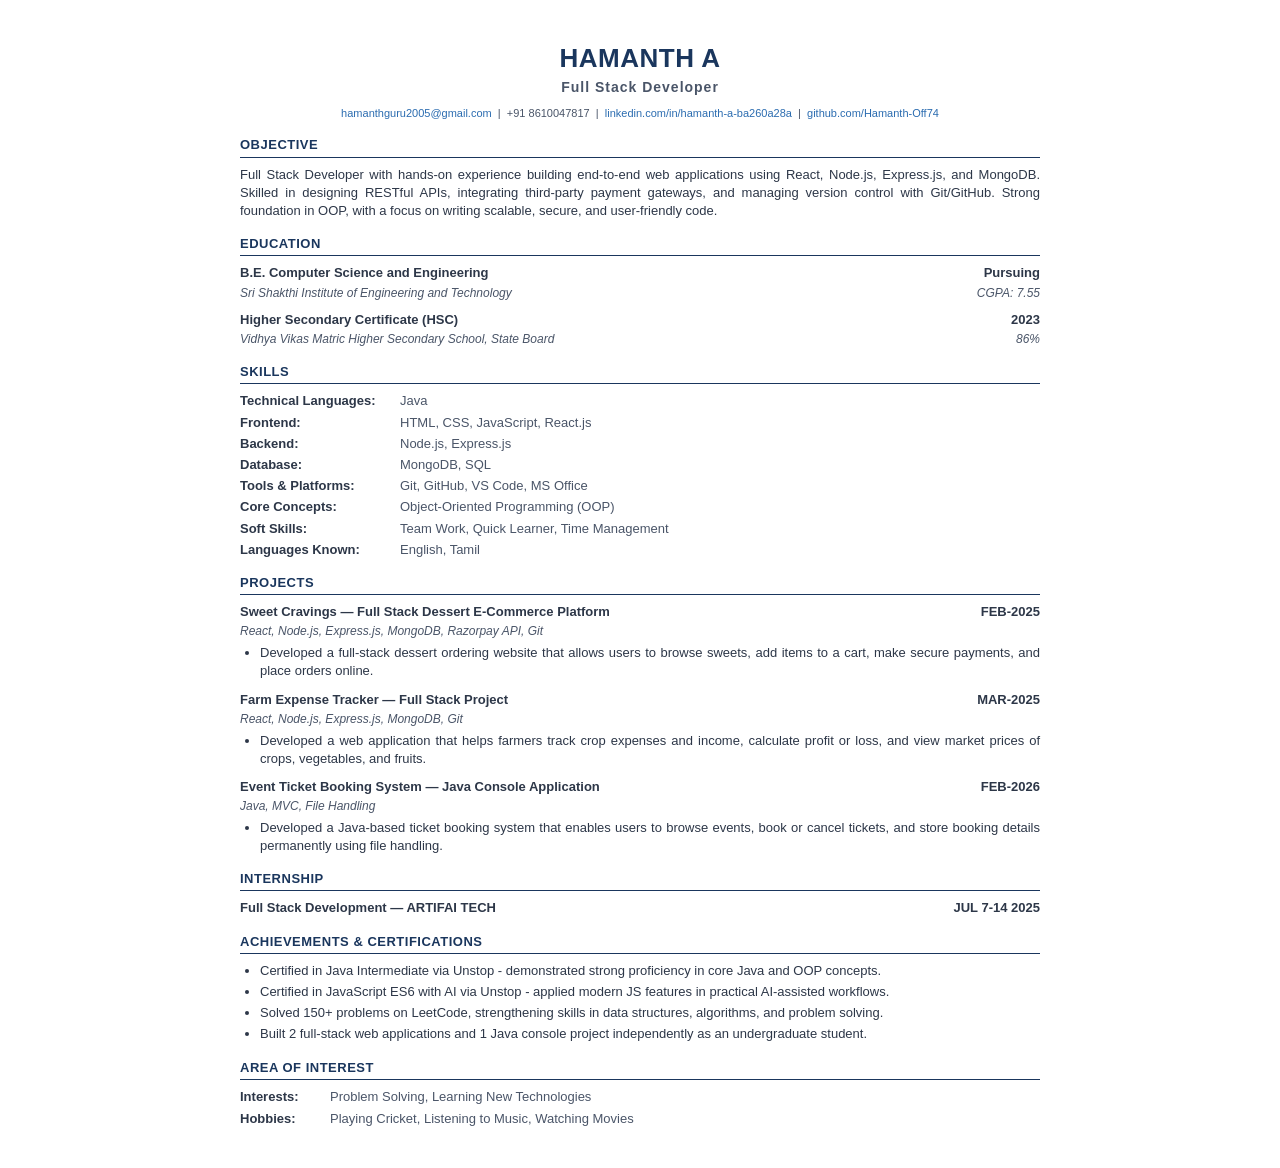
<file: Resume.html>
<!DOCTYPE html>
<html lang="en">
<head>
    <meta charset="UTF-8">
    <meta name="viewport" content="width=device-width, initial-scale=1.0">
    <title>Hamanth A - Resume</title>
    <style>
        * {
            box-sizing: border-box;
            margin: 0;
            padding: 0;
        }
        body {
            font-family: 'Arial', sans-serif;
            color: #333333;
            line-height: 1.4;
            padding: 40px;
            background-color: #ffffff;
            font-size: 13px;
        }
        .container {
            max-width: 800px;
            margin: 0 auto;
        }
        header {
            text-align: center;
            margin-bottom: 15px;
        }
        h1 {
            font-size: 26px;
            font-weight: bold;
            color: #1a365d;
            text-transform: uppercase;
            letter-spacing: 0.5px;
            margin-bottom: 2px;
        }
        .subtitle {
            font-size: 14px;
            font-weight: bold;
            color: #4a5568;
            letter-spacing: 1px;
            margin-bottom: 8px;
        }
        .contact-info {
            font-size: 11px;
            color: #4a5568;
        }
        .contact-info a {
            color: #2b6cb0;
            text-decoration: none;
        }
        .contact-info a:hover {
            text-decoration: underline;
        }
        .section-title {
            font-size: 13px;
            font-weight: bold;
            color: #1a365d;
            border-bottom: 1.5px solid #1a365d;
            padding-bottom: 2px;
            margin-top: 15px;
            margin-bottom: 8px;
            text-transform: uppercase;
            letter-spacing: 0.5px;
        }
        p, li {
            color: #2d3748;
        }
        .objective-text {
            text-align: justify;
        }
        .edu-item, .proj-item {
            margin-bottom: 10px;
        }
        .edu-header, .proj-header {
            display: flex;
            justify-content: space-between;
            font-weight: bold;
            color: #2d3748;
            margin-bottom: 2px;
        }
        .edu-sub, .proj-sub {
            display: flex;
            justify-content: space-between;
            font-style: italic;
            color: #4a5568;
            font-size: 12px;
            margin-bottom: 4px;
        }
        .skills-grid {
            display: grid;
            grid-template-columns: 1fr;
            row-gap: 3px;
        }
        .skill-line {
            display: flex;
        }
        .skill-category {
            font-weight: bold;
            width: 160px;
            color: #2d3748;
            flex-shrink: 0;
        }
        .skill-val {
            color: #4a5568;
        }
        ul {
            list-style-type: disc;
            margin-left: 20px;
        }
        li {
            margin-bottom: 3px;
            text-align: justify;
        }
        .intern-header {
            display: flex;
            justify-content: space-between;
            font-weight: bold;
            color: #2d3748;
        }
        .area-interest {
            display: flex;
            flex-direction: column;
            gap: 4px;
        }
        .interest-line {
            display: flex;
        }
        .interest-label {
            font-weight: bold;
            width: 90px;
            color: #2d3748;
            flex-shrink: 0;
        }
        .interest-val {
            color: #4a5568;
        }
        @media print {
            body {
                padding: 0;
                font-size: 12px;
            }
            .section-title {
                margin-top: 12px;
                margin-bottom: 6px;
            }
            h1 {
                font-size: 24px;
            }
        }
    </style>
</head>
<body>
    <div class="container">
        <header>
            <h1>Hamanth A</h1>
            <div class="subtitle">Full Stack Developer</div>
            <div class="contact-info">
                <a href="mailto:hamanthguru2005@gmail.com">hamanthguru2005@gmail.com</a> &nbsp;|&nbsp; 
                <span>+91 8610047817</span> &nbsp;|&nbsp; 
                <a href="https://linkedin.com/in/hamanth-a-ba260a28a" target="_blank">linkedin.com/in/hamanth-a-ba260a28a</a> &nbsp;|&nbsp; 
                <a href="https://github.com/Hamanth-Off74" target="_blank">github.com/Hamanth-Off74</a>
            </div>
        </header>

        <section>
            <div class="section-title">Objective</div>
            <p class="objective-text">
                Full Stack Developer with hands-on experience building end-to-end web applications using React, Node.js, Express.js, and MongoDB. Skilled in designing RESTful APIs, integrating third-party payment gateways, and managing version control with Git/GitHub. Strong foundation in OOP, with a focus on writing scalable, secure, and user-friendly code.
            </p>
        </section>

        <section>
            <div class="section-title">Education</div>
            <div class="edu-item">
                <div class="edu-header">
                    <span>B.E. Computer Science and Engineering</span>
                    <span>Pursuing</span>
                </div>
                <div class="edu-sub">
                    <span>Sri Shakthi Institute of Engineering and Technology</span>
                    <span>CGPA: 7.55</span>
                </div>
            </div>
            <div class="edu-item" style="margin-bottom: 0;">
                <div class="edu-header">
                    <span>Higher Secondary Certificate (HSC)</span>
                    <span>2023</span>
                </div>
                <div class="edu-sub">
                    <span>Vidhya Vikas Matric Higher Secondary School, State Board</span>
                    <span>86%</span>
                </div>
            </div>
        </section>

        <section>
            <div class="section-title">Skills</div>
            <div class="skills-grid">
                <div class="skill-line">
                    <span class="skill-category">Technical Languages:</span>
                    <span class="skill-val">Java</span>
                </div>
                <div class="skill-line">
                    <span class="skill-category">Frontend:</span>
                    <span class="skill-val">HTML, CSS, JavaScript, React.js</span>
                </div>
                <div class="skill-line">
                    <span class="skill-category">Backend:</span>
                    <span class="skill-val">Node.js, Express.js</span>
                </div>
                <div class="skill-line">
                    <span class="skill-category">Database:</span>
                    <span class="skill-val">MongoDB, SQL</span>
                </div>
                <div class="skill-line">
                    <span class="skill-category">Tools & Platforms:</span>
                    <span class="skill-val">Git, GitHub, VS Code, MS Office</span>
                </div>
                <div class="skill-line">
                    <span class="skill-category">Core Concepts:</span>
                    <span class="skill-val">Object-Oriented Programming (OOP)</span>
                </div>
                <div class="skill-line">
                    <span class="skill-category">Soft Skills:</span>
                    <span class="skill-val">Team Work, Quick Learner, Time Management</span>
                </div>
                <div class="skill-line">
                    <span class="skill-category">Languages Known:</span>
                    <span class="skill-val">English, Tamil</span>
                </div>
            </div>
        </section>

        <section>
            <div class="section-title">Projects</div>
            <div class="proj-item">
                <div class="proj-header">
                    <span>Sweet Cravings — Full Stack Dessert E-Commerce Platform</span>
                    <span>FEB-2025</span>
                </div>
                <div class="proj-sub">
                    <span>React, Node.js, Express.js, MongoDB, Razorpay API, Git</span>
                </div>
                <ul>
                    <li>Developed a full-stack dessert ordering website that allows users to browse sweets, add items to a cart, make secure payments, and place orders online.</li>
                </ul>
            </div>
            <div class="proj-item">
                <div class="proj-header">
                    <span>Farm Expense Tracker — Full Stack Project</span>
                    <span>MAR-2025</span>
                </div>
                <div class="proj-sub">
                    <span>React, Node.js, Express.js, MongoDB, Git</span>
                </div>
                <ul>
                    <li>Developed a web application that helps farmers track crop expenses and income, calculate profit or loss, and view market prices of crops, vegetables, and fruits.</li>
                </ul>
            </div>
            <div class="proj-item" style="margin-bottom: 0;">
                <div class="proj-header">
                    <span>Event Ticket Booking System — Java Console Application</span>
                    <span>FEB-2026</span>
                </div>
                <div class="proj-sub">
                    <span>Java, MVC, File Handling</span>
                </div>
                <ul>
                    <li>Developed a Java-based ticket booking system that enables users to browse events, book or cancel tickets, and store booking details permanently using file handling.</li>
                </ul>
            </div>
        </section>

        <section>
            <div class="section-title">Internship</div>
            <div class="intern-header">
                <span>Full Stack Development — ARTIFAI TECH</span>
                <span>JUL 7-14 2025</span>
            </div>
        </section>

        <section>
            <div class="section-title">Achievements & Certifications</div>
            <ul>
                <li>Certified in Java Intermediate via Unstop - demonstrated strong proficiency in core Java and OOP concepts.</li>
                <li>Certified in JavaScript ES6 with AI via Unstop - applied modern JS features in practical AI-assisted workflows.</li>
                <li>Solved 150+ problems on LeetCode, strengthening skills in data structures, algorithms, and problem solving.</li>
                <li>Built 2 full-stack web applications and 1 Java console project independently as an undergraduate student.</li>
            </ul>
        </section>

        <section>
            <div class="section-title">Area of Interest</div>
            <div class="area-interest">
                <div class="interest-line">
                    <span class="interest-label">Interests:</span>
                    <span class="interest-val">Problem Solving, Learning New Technologies</span>
                </div>
                <div class="interest-line">
                    <span class="interest-label">Hobbies:</span>
                    <span class="interest-val">Playing Cricket, Listening to Music, Watching Movies</span>
                </div>
            </div>
        </section>
    </div>
</body>
</html>
</file>
<file: styles.css>
/* ==========================================================================
   DESIGN SYSTEM & VARIABLES
   ========================================================================== */

:root {
    /* Fonts */
    --font-heading: 'Outfit', 'Inter', sans-serif;
    --font-body: 'Inter', sans-serif;
    --font-mono: 'Fira Code', monospace;

    /* Transition Speeds */
    --transition-fast: 0.15s cubic-bezier(0.4, 0, 0.2, 1);
    --transition-normal: 0.3s cubic-bezier(0.4, 0, 0.2, 1);
    --transition-slow: 0.5s cubic-bezier(0.4, 0, 0.2, 1);

    /* Border Radius */
    --radius-sm: 6px;
    --radius-md: 12px;
    --radius-lg: 20px;
    --radius-full: 9999px;

    /* Brand Colors (Futuristic Developer HUD Theme) */
    --color-primary: #0254c4; /* Electric Brand Blue */
    --color-primary-hover: #013e91;
    --color-accent: #00f2fe; /* Neon Cyan */
    --color-accent-purple: #7c3aed; /* Neon Violet */
    --color-success: #10b981;
    --color-error: #ef4444;

    /* Dark Space Theme Colors */
    --bg-primary: #04060a;
    --bg-secondary: #0b0f19;
    --bg-tertiary: #121826;
    --bg-glass: rgba(4, 6, 10, 0.8);
    
    --text-primary: #f8fafc;
    --text-secondary: #94a3b8;
    --text-muted: #64748b;
    
    --border-color: rgba(255, 255, 255, 0.05);
    --border-color-hover: rgba(2, 84, 196, 0.35);
    
    --shadow-sm: 0 2px 8px rgba(0, 0, 0, 0.5);
    --shadow-md: 0 10px 30px -10px rgba(0, 0, 0, 0.7);
    --shadow-lg: 0 20px 45px -15px rgba(0, 0, 0, 0.9);
    --shadow-glow: 0 0 15px rgba(2, 84, 196, 0.2);
}

/* Light Theme Variables */
[data-theme="light"] {
    --bg-primary: #f8fafc;
    --bg-secondary: #ffffff;
    --bg-tertiary: #f1f5f9;
    --bg-glass: rgba(255, 255, 255, 0.85);
    
    --text-primary: #0f172a;
    --text-secondary: #475569;
    --text-muted: #94a3b8;
    
    --border-color: rgba(0, 0, 0, 0.08);
    --border-color-hover: rgba(2, 84, 196, 0.25);
    
    --shadow-sm: 0 2px 8px rgba(0, 0, 0, 0.05);
    --shadow-md: 0 10px 30px -10px rgba(0, 0, 0, 0.08);
    --shadow-lg: 0 20px 40px -15px rgba(0, 0, 0, 0.12);
    --shadow-glow: 0 0 15px rgba(2, 84, 196, 0.08);
}

/* ==========================================================================
   RESET & BASE STYLES
   ========================================================================== */

* {
    margin: 0;
    padding: 0;
    box-sizing: border-box;
}

html {
    scroll-behavior: smooth;
    font-size: 16px;
    -webkit-tap-highlight-color: transparent;
}

body {
    font-family: var(--font-body);
    background-color: var(--bg-primary);
    color: var(--text-primary);
    line-height: 1.6;
    overflow-x: hidden;
    transition: background-color var(--transition-normal), color var(--transition-normal);
}

/* Background Canvas */
#particle-canvas {
    position: fixed;
    top: 0;
    left: 0;
    width: 100vw;
    height: 100vh;
    z-index: -1;
    pointer-events: none;
    background-color: transparent;
}

.container {
    width: 100%;
    max-width: 1200px;
    margin: 0 auto;
    padding: 0 1.5rem;
}

img {
    max-width: 100%;
    height: auto;
    display: block;
}

a {
    color: inherit;
    text-decoration: none;
    transition: color var(--transition-fast);
}

button, input, textarea {
    font-family: inherit;
    font-size: inherit;
    color: inherit;
    background: none;
    border: none;
    outline: none;
}

button {
    cursor: pointer;
}

/* Scroll Progress Bar */
.scroll-progress {
    position: fixed;
    top: 0;
    left: 0;
    height: 4px;
    background: linear-gradient(90deg, var(--color-primary), var(--color-accent), var(--color-accent-purple));
    width: 0%;
    z-index: 1001;
    transition: width 0.1s ease-out;
}

/* ==========================================================================
   TYPOGRAPHY & REUSABLES
   ========================================================================== */

h1, h2, h3, h4, h5, h6 {
    font-family: var(--font-heading);
    font-weight: 700;
    color: var(--text-primary);
    line-height: 1.25;
}

.section-title {
    font-size: 2.5rem;
    font-weight: 800;
    position: relative;
    padding-bottom: 0.75rem;
    margin-bottom: 3.5rem;
    text-align: center;
    letter-spacing: -0.01em;
}

.section-title::after {
    content: '';
    position: absolute;
    bottom: 0;
    left: 50%;
    transform: translateX(-50%);
    width: 80px;
    height: 4px;
    background: linear-gradient(90deg, var(--color-primary), var(--color-accent));
    border-radius: var(--radius-full);
}

.section-title.text-left {
    text-align: left;
}

.section-title.text-left::after {
    left: 0;
    transform: none;
}

.highlight {
    background: linear-gradient(120deg, var(--color-primary) 0%, var(--color-accent) 60%, var(--color-accent-purple) 100%);
    -webkit-background-clip: text;
    -webkit-text-fill-color: transparent;
}

.badge {
    display: inline-block;
    padding: 0.35rem 0.85rem;
    font-size: 0.75rem;
    font-weight: 600;
    text-transform: uppercase;
    letter-spacing: 0.08em;
    border-radius: var(--radius-full);
    margin-bottom: 1rem;
}

.hero-badge {
    background-color: rgba(2, 84, 196, 0.1);
    color: var(--color-accent);
    border: 1px solid rgba(2, 84, 196, 0.25);
    box-shadow: 0 0 10px rgba(0, 242, 254, 0.1);
}

/* Buttons */
.btn {
    display: inline-flex;
    align-items: center;
    justify-content: center;
    padding: 0.75rem 1.75rem;
    font-size: 0.95rem;
    font-weight: 600;
    border-radius: var(--radius-md);
    transition: transform var(--transition-fast), box-shadow var(--transition-fast), background-color var(--transition-fast);
    gap: 0.5rem;
}

.btn:active {
    transform: scale(0.98);
}

.btn-primary {
    background-color: var(--color-primary);
    color: #ffffff;
    box-shadow: 0 4px 14px rgba(2, 84, 196, 0.3);
}

.btn-primary:hover {
    background-color: var(--color-primary-hover);
    box-shadow: 0 6px 20px rgba(2, 84, 196, 0.5);
}

.btn-secondary {
    background-color: var(--bg-secondary);
    color: var(--text-primary);
    border: 1px solid var(--border-color);
}

.btn-secondary:hover {
    background-color: var(--bg-tertiary);
    border-color: var(--border-color-hover);
}

.btn-block {
    width: 100%;
}

/* 3D Tilt Card Base */
.tilt-card {
    position: relative;
    overflow: hidden;
    transform-style: preserve-3d;
    perspective: 1000px;
    transition: border-color var(--transition-normal);
}

.tilt-card > * {
    transform: translateZ(15px); /* Push children slightly up in Z space */
}

/* Glow Border Mask overlay */
.card-glow-element {
    position: absolute;
    top: 0;
    left: 0;
    right: 0;
    bottom: 0;
    background: radial-gradient(350px circle at var(--mouse-x, 0px) var(--mouse-y, 0px), rgba(2, 84, 196, 0.15) 0%, transparent 80%);
    z-index: 1;
    pointer-events: none;
    opacity: 0;
    transition: opacity 0.3s ease;
}

.tilt-card:hover .card-glow-element {
    opacity: 1;
}

/* ==========================================================================
   NAVIGATION STYLES
   ========================================================================== */

.main-header {
    position: fixed;
    top: 0;
    left: 0;
    width: 100%;
    z-index: 1000;
    background-color: var(--bg-glass);
    backdrop-filter: blur(16px);
    -webkit-backdrop-filter: blur(16px);
    border-bottom: 1px solid var(--border-color);
    transition: padding var(--transition-normal), background-color var(--transition-normal);
    padding: 1.25rem 0;
}

.main-header.scrolled {
    padding: 0.75rem 0;
    box-shadow: var(--shadow-sm);
}

.header-container {
    display: flex;
    align-items: center;
    justify-content: space-between;
}

.logo {
    font-family: var(--font-heading);
    font-weight: 800;
    font-size: 1.25rem;
    letter-spacing: 0.05em;
    color: var(--text-primary);
}

.logo-accent {
    color: var(--color-primary);
    font-weight: 600;
}

.desktop-nav ul {
    display: flex;
    list-style: none;
    gap: 2rem;
}

.nav-link {
    font-size: 0.95rem;
    font-weight: 500;
    color: var(--text-secondary);
    position: relative;
    padding: 0.25rem 0;
}

.nav-link::after {
    content: '';
    position: absolute;
    bottom: 0;
    left: 0;
    width: 0;
    height: 2px;
    background-color: var(--color-primary);
    transition: width var(--transition-fast);
}

.nav-link:hover, .nav-link.active {
    color: var(--text-primary);
}

.nav-link:hover::after, .nav-link.active::after {
    width: 100%;
}

.nav-actions {
    display: flex;
    align-items: center;
    gap: 1rem;
}

/* Theme Toggle Button */
.theme-toggle {
    width: 40px;
    height: 40px;
    border-radius: var(--radius-md);
    background-color: var(--bg-secondary);
    border: 1px solid var(--border-color);
    display: flex;
    align-items: center;
    justify-content: center;
    color: var(--text-secondary);
    transition: border-color var(--transition-fast), color var(--transition-fast), background-color var(--transition-fast);
}

.theme-toggle:hover {
    color: var(--text-primary);
    border-color: var(--border-color-hover);
    background-color: var(--bg-tertiary);
}

.nav-resume-btn {
    padding: 0.45rem 0.95rem;
    font-size: 0.85rem;
    border-radius: var(--radius-md);
    gap: 0.35rem;
    border: 1px solid var(--border-color);
}

.theme-toggle .sun-icon {
    display: none;
}

.theme-toggle .moon-icon {
    display: block;
}

[data-theme="dark"] .theme-toggle .sun-icon {
    display: block;
}

[data-theme="dark"] .theme-toggle .moon-icon {
    display: none;
}

/* Mobile Nav Button */
.mobile-menu-btn {
    display: none;
    flex-direction: column;
    justify-content: space-between;
    width: 24px;
    height: 18px;
    background: transparent;
}

.mobile-menu-btn .bar {
    width: 100%;
    height: 2px;
    background-color: var(--text-primary);
    border-radius: var(--radius-full);
    transition: transform var(--transition-normal), opacity var(--transition-normal);
}

.mobile-menu-btn.active .bar:nth-child(1) {
    transform: translateY(8px) rotate(45deg);
}

.mobile-menu-btn.active .bar:nth-child(2) {
    opacity: 0;
}

.mobile-menu-btn.active .bar:nth-child(3) {
    transform: translateY(-8px) rotate(-45deg);
}

/* Mobile Drawer Menu */
.mobile-nav {
    position: fixed;
    top: 0;
    right: -100%;
    width: 80%;
    max-width: 300px;
    height: 100vh;
    background-color: var(--bg-secondary);
    z-index: 999;
    padding: 6rem 2rem 2rem;
    border-left: 1px solid var(--border-color);
    transition: right var(--transition-normal);
    box-shadow: var(--shadow-lg);
}

.mobile-nav.active {
    right: 0;
}

.mobile-menu ul {
    list-style: none;
    display: flex;
    flex-direction: column;
    gap: 1.75rem;
}

.mobile-nav-link {
    font-size: 1.15rem;
    font-weight: 600;
    color: var(--text-secondary);
}

.mobile-nav-link:hover {
    color: var(--text-primary);
}

/* ==========================================================================
   HERO SECTION STYLES
   ========================================================================== */

.hero-section {
    position: relative;
    padding: 10rem 0 6rem;
    min-height: 100vh;
    display: flex;
    align-items: center;
    overflow: hidden;
}

.grid-overlay {
    position: absolute;
    top: 0;
    left: 0;
    width: 100%;
    height: 100%;
    background-image: 
        radial-gradient(rgba(2, 84, 196, 0.05) 1.5px, transparent 1.5px),
        radial-gradient(rgba(2, 84, 196, 0.05) 1.5px, transparent 1.5px);
    background-size: 40px 40px;
    background-position: 0 0, 20px 20px;
    z-index: 1;
    pointer-events: none;
}

/* Glowing background blobs */
.hero-section::before {
    content: '';
    position: absolute;
    width: 350px;
    height: 350px;
    background: radial-gradient(circle, rgba(2, 84, 196, 0.25) 0%, transparent 70%);
    top: 15%;
    right: 10%;
    z-index: 0;
    filter: blur(40px);
    animation: float-blob-1 25s infinite alternate ease-in-out;
}

.hero-section::after {
    content: '';
    position: absolute;
    width: 300px;
    height: 300px;
    background: radial-gradient(circle, rgba(0, 242, 254, 0.18) 0%, transparent 70%);
    bottom: 10%;
    left: 5%;
    z-index: 0;
    filter: blur(40px);
    animation: float-blob-2 20s infinite alternate ease-in-out;
}

.hero-container {
    position: relative;
    z-index: 2;
    display: grid;
    grid-template-columns: 1fr 1fr;
    align-items: center;
    gap: 4rem;
}

.hero-content {
    display: flex;
    flex-direction: column;
    align-items: flex-start;
}

.hero-title {
    font-size: 3.5rem;
    font-weight: 800;
    letter-spacing: -0.02em;
    margin-bottom: 0.5rem;
}

.hero-subtitle {
    font-size: 1.75rem;
    font-weight: 600;
    color: var(--text-secondary);
    margin-bottom: 1.5rem;
}

.typing-text {
    color: var(--color-primary);
    font-weight: 700;
}

.cursor {
    font-weight: 300;
    color: var(--color-accent);
    animation: blink 0.8s infinite;
}

.hero-desc {
    font-size: 1.1rem;
    color: var(--text-secondary);
    max-width: 520px;
    margin-bottom: 2rem;
}

/* Hero Links */
.hero-links {
    display: flex;
    gap: 1rem;
    margin-bottom: 2.5rem;
}

.hero-icon-link {
    width: 44px;
    height: 44px;
    border-radius: var(--radius-md);
    background-color: var(--bg-secondary);
    border: 1px solid var(--border-color);
    display: flex;
    align-items: center;
    justify-content: center;
    color: var(--text-secondary);
    transition: border-color var(--transition-fast), color var(--transition-fast), transform var(--transition-fast);
}

.hero-icon-link:hover {
    color: var(--text-primary);
    border-color: var(--color-primary);
    transform: translateY(-3px);
}

.hero-ctas {
    display: flex;
    gap: 1.25rem;
    flex-wrap: wrap;
}

/* Hero HUD layout wrapper */
.hero-visual-wrapper {
    display: flex;
    flex-direction: column;
    gap: 2rem;
    width: 100%;
}

/* System Monitor Widget */
.stats-dashboard {
    background-color: var(--bg-secondary);
    border: 1px solid var(--border-color);
    border-radius: var(--radius-md);
    box-shadow: var(--shadow-sm);
    padding: 1rem 1.25rem;
    font-family: var(--font-mono);
}

.dashboard-header {
    display: flex;
    justify-content: space-between;
    font-size: 0.75rem;
    font-weight: 600;
    color: var(--text-muted);
    border-bottom: 1px dashed var(--border-color);
    padding-bottom: 0.5rem;
    margin-bottom: 0.75rem;
}

.dashboard-title {
    display: flex;
    align-items: center;
    gap: 0.5rem;
    color: var(--color-accent);
}

.pulse-dot {
    width: 8px;
    height: 8px;
    background-color: var(--color-success);
    border-radius: var(--radius-full);
    display: inline-block;
    box-shadow: 0 0 8px var(--color-success);
    animation: blink 1.2s infinite;
}

.stat-badge {
    background-color: rgba(2, 84, 196, 0.15);
    color: var(--color-primary);
    padding: 0.1rem 0.4rem;
    border-radius: var(--radius-sm);
}

.dashboard-row {
    display: flex;
    justify-content: space-between;
    font-size: 0.8rem;
    margin-bottom: 0.4rem;
}

.dashboard-row .lbl {
    color: var(--text-secondary);
}

.dashboard-row .val {
    color: var(--text-primary);
    font-weight: 600;
}

.stat-progress-bar {
    width: 100%;
    height: 6px;
    background-color: var(--bg-tertiary);
    border-radius: var(--radius-full);
    overflow: hidden;
    margin-top: 0.75rem;
}

.stat-progress-fill {
    height: 100%;
    background: linear-gradient(90deg, var(--color-primary), var(--color-accent));
    transition: width 0.4s ease;
}

/* Interactive Command Terminal */
.mock-terminal {
    background-color: #06080e;
    border-radius: var(--radius-md);
    border: 1px solid rgba(255, 255, 255, 0.08);
    box-shadow: var(--shadow-lg);
    overflow: hidden;
    font-family: var(--font-mono);
    text-align: left;
    height: 250px;
    display: flex;
    flex-direction: column;
}

.terminal-header {
    background-color: #0c0f17;
    padding: 0.65rem 1rem;
    display: flex;
    align-items: center;
    border-bottom: 1px solid rgba(255, 255, 255, 0.04);
}

.dots {
    display: flex;
    gap: 0.5rem;
}

.dot {
    width: 10px;
    height: 10px;
    border-radius: var(--radius-full);
}

.dot.close { background-color: #ef4444; }
.dot.minimize { background-color: #f59e0b; }
.dot.expand { background-color: #10b981; }

.terminal-title {
    font-size: 0.75rem;
    color: #94a3b8;
    margin-left: 1.5rem;
    flex-grow: 1;
}

.terminal-lang {
    font-size: 0.7rem;
    color: #475569;
    text-transform: uppercase;
}

.terminal-body {
    padding: 1.25rem;
    font-size: 0.8rem;
    color: #cbd5e1;
    overflow-y: auto;
    flex-grow: 1;
    display: flex;
    flex-direction: column;
    gap: 0.35rem;
}

.terminal-line {
    word-break: break-all;
    white-space: pre-wrap;
}

.log-success { color: var(--color-success); }
.log-error { color: var(--color-error); }
.log-info { color: var(--color-accent); }
.log-warn { color: #f59e0b; }

.terminal-input-container {
    background-color: #090c13;
    padding: 0.75rem 1.25rem;
    border-top: 1px solid rgba(255, 255, 255, 0.04);
    display: flex;
    align-items: center;
    gap: 0.5rem;
}

.prompt-prefix {
    font-size: 0.8rem;
    color: var(--color-accent);
    white-space: nowrap;
}

#terminal-input {
    flex-grow: 1;
    font-family: var(--font-mono);
    font-size: 0.8rem;
    color: var(--text-primary);
    caret-color: var(--color-accent);
}

/* Profile Avatar visual in place of terminal */
.profile-avatar-container {
    position: relative;
    width: 100%;
    max-width: 380px;
    margin: 0 auto;
    border-radius: var(--radius-lg);
    border: 1px solid var(--border-color);
    background-color: var(--bg-secondary);
    padding: 0.75rem;
    box-shadow: var(--shadow-lg);
    display: flex;
    justify-content: center;
    align-items: center;
    transition: border-color var(--transition-normal);
}

.profile-avatar-container:hover {
    border-color: var(--border-color-hover);
}

.profile-avatar-img {
    width: 100%;
    height: auto;
    border-radius: var(--radius-md);
    object-fit: cover;
    z-index: 2;
    border: 1px solid rgba(255, 255, 255, 0.08);
}

.avatar-glow-ring {
    position: absolute;
    top: -4px;
    left: -4px;
    right: -4px;
    bottom: -4px;
    border-radius: calc(var(--radius-lg) + 4px);
    background: linear-gradient(135deg, var(--color-primary), var(--color-accent));
    z-index: 1;
    opacity: 0.2;
    filter: blur(8px);
    pointer-events: none;
}

/* Wave separator */
.wave-separator {
    position: absolute;
    bottom: -1px;
    left: 0;
    width: 100%;
    overflow: hidden;
    line-height: 0;
    transform: rotate(180deg);
}

.wave-separator svg {
    position: relative;
    display: block;
    width: calc(100% + 1.3px);
    height: 40px;
}

.wave-separator .shape-fill {
    fill: var(--bg-primary);
}

/* ==========================================================================
   ABOUT SUMMARY SECTION
   ========================================================================== */

.about-section {
    padding: 6rem 0;
    background-color: var(--bg-primary);
    position: relative;
}

.about-grid {
    display: grid;
    grid-template-columns: 0.8fr 1.2fr;
    gap: 3rem;
    align-items: flex-start;
}

.about-content-group {
    display: flex;
    flex-direction: column;
    gap: 2rem;
}

/* About Avatar Image Container */
.about-image-container {
    position: relative;
    width: 100%;
    border-radius: var(--radius-lg);
    border: 1px solid var(--border-color);
    background-color: var(--bg-secondary);
    padding: 0.75rem;
    box-shadow: var(--shadow-lg);
    display: flex;
    justify-content: center;
    align-items: center;
    transition: border-color var(--transition-normal);
}

.about-image-container:hover {
    border-color: var(--border-color-hover);
}

.about-avatar-img {
    width: 100%;
    height: auto;
    border-radius: var(--radius-md);
    object-fit: cover;
    z-index: 2;
    border: 1px solid rgba(255, 255, 255, 0.08);
}

.about-glow-ring {
    position: absolute;
    top: -4px;
    left: -4px;
    right: -4px;
    bottom: -4px;
    border-radius: calc(var(--radius-lg) + 4px);
    background: linear-gradient(135deg, var(--color-primary), var(--color-accent));
    z-index: 1;
    opacity: 0.2;
    filter: blur(8px);
    pointer-events: none;
}

.about-card-large {
    background-color: var(--bg-secondary);
    border: 1px solid var(--border-color);
    border-radius: var(--radius-lg);
    padding: 2.5rem;
    box-shadow: var(--shadow-md);
}

.about-card-large:hover {
    border-color: var(--border-color-hover);
}

.card-icon-accent {
    width: 50px;
    height: 50px;
    background-color: rgba(2, 84, 196, 0.1);
    color: var(--color-primary);
    border-radius: var(--radius-md);
    display: flex;
    align-items: center;
    justify-content: center;
    margin-bottom: 1.5rem;
}

.about-card-large h3 {
    font-size: 1.5rem;
    margin-bottom: 1.25rem;
}

.about-paragraph {
    color: var(--text-secondary);
    margin-bottom: 1.25rem;
    font-size: 1.05rem;
}

.about-paragraph strong {
    color: var(--text-primary);
}

.about-paragraph:last-child {
    margin-bottom: 0;
}

/* Stats Cards */
.about-stats {
    display: grid;
    grid-template-columns: 1fr 1fr;
    gap: 1.5rem;
}

.stat-card {
    background-color: var(--bg-secondary);
    border: 1px solid var(--border-color);
    border-radius: var(--radius-md);
    padding: 2rem 1.5rem;
    text-align: center;
    box-shadow: var(--shadow-sm);
}

.stat-card:hover {
    border-color: var(--border-color-hover);
}

.stat-num {
    font-family: var(--font-heading);
    font-size: 2.5rem;
    font-weight: 800;
    color: var(--color-primary);
    margin-bottom: 0.5rem;
}

.stat-label {
    font-size: 0.85rem;
    color: var(--text-secondary);
    font-weight: 500;
    text-transform: uppercase;
    letter-spacing: 0.05em;
}

/* ==========================================================================
   SKILLS SECTION STYLES
   ========================================================================== */

.skills-section {
    padding: 6rem 0;
    background-color: var(--bg-secondary);
}

.skills-grid {
    display: grid;
    grid-template-columns: repeat(auto-fit, minmax(250px, 1fr));
    gap: 2rem;
}

.skills-category-card {
    background-color: var(--bg-primary);
    border: 1px solid var(--border-color);
    border-radius: var(--radius-lg);
    padding: 2rem;
    box-shadow: var(--shadow-sm);
}

.skills-category-card:hover {
    border-color: var(--border-color-hover);
}

.category-header {
    display: flex;
    align-items: center;
    gap: 1rem;
    margin-bottom: 2rem;
}

.cat-icon {
    width: 40px;
    height: 40px;
    border-radius: var(--radius-md);
    background-color: rgba(2, 84, 196, 0.1);
    color: var(--color-primary);
    display: flex;
    align-items: center;
    justify-content: center;
}

.category-header h3 {
    font-size: 1.25rem;
}

.skills-list {
    list-style: none;
    display: flex;
    flex-direction: column;
    gap: 1.5rem;
}

.skill-item {
    display: flex;
    flex-direction: column;
    gap: 0.5rem;
}

.skill-info {
    display: flex;
    justify-content: space-between;
    font-size: 0.9rem;
    font-weight: 600;
}

.skill-percent {
    color: var(--text-secondary);
}

.skill-bar {
    width: 100%;
    height: 8px;
    background-color: var(--bg-tertiary);
    border-radius: var(--radius-full);
    overflow: hidden;
}

.skill-progress {
    height: 100%;
    width: 0;
    background: linear-gradient(90deg, var(--color-primary), var(--color-accent));
    border-radius: var(--radius-full);
    transition: width 1.2s cubic-bezier(0.1, 1, 0.1, 1);
}

/* ==========================================================================
   PROJECTS SECTION STYLES
   ========================================================================== */

.projects-section {
    padding: 6rem 0;
    background-color: var(--bg-primary);
}

.projects-grid {
    display: grid;
    grid-template-columns: repeat(auto-fit, minmax(280px, 1fr));
    gap: 2.5rem;
}

.project-card {
    background-color: var(--bg-secondary);
    border: 1px solid var(--border-color);
    border-radius: var(--radius-lg);
    overflow: hidden;
    box-shadow: var(--shadow-sm);
    display: flex;
    flex-direction: column;
    height: 100%;
}

.project-card:hover {
    border-color: var(--border-color-hover);
    box-shadow: var(--shadow-lg);
}

.project-img-wrapper {
    height: 180px;
    position: relative;
    overflow: hidden;
    border-bottom: 1px solid var(--border-color);
    background: linear-gradient(135deg, #090e18 0%, #030408 100%);
}

.project-img {
    width: 100%;
    height: 100%;
    object-fit: cover;
    transition: transform var(--transition-slow);
}

.project-card:hover .project-img {
    transform: scale(1.06);
}

.project-overlay-graphic {
    position: absolute;
    top: 0;
    left: 0;
    width: 100%;
    height: 100%;
    display: flex;
    align-items: center;
    justify-content: center;
    background: rgba(4, 6, 10, 0.4);
}

.tag {
    position: absolute;
    top: 1rem;
    left: 1rem;
    font-size: 0.65rem;
    font-weight: 700;
    text-transform: uppercase;
    padding: 0.25rem 0.65rem;
    border-radius: var(--radius-full);
    background-color: var(--bg-primary);
    border: 1px solid var(--border-color);
    letter-spacing: 0.05em;
    color: var(--text-secondary);
}

.tag-featured {
    background-color: rgba(2, 84, 196, 0.1);
    color: var(--color-accent);
    border-color: rgba(2, 84, 196, 0.25);
}

.card-art {
    font-size: 1.75rem;
    font-weight: 800;
    color: rgba(255, 255, 255, 0.85);
    text-shadow: 0 4px 10px rgba(0, 0, 0, 0.6);
    letter-spacing: 0.05em;
}

.project-info {
    padding: 2rem;
    display: flex;
    flex-direction: column;
    flex-grow: 1;
}

.project-header {
    display: flex;
    justify-content: space-between;
    align-items: flex-start;
    margin-bottom: 0.25rem;
}

.project-header h3 {
    font-size: 1.35rem;
}

.project-date {
    font-size: 0.75rem;
    font-weight: 600;
    color: var(--color-primary);
    text-transform: uppercase;
    letter-spacing: 0.05em;
}

.project-type-subtitle {
    font-size: 0.85rem;
    font-weight: 500;
    color: var(--text-muted);
    margin-bottom: 1.25rem;
}

.project-desc {
    font-size: 0.95rem;
    color: var(--text-secondary);
    margin-bottom: 1.25rem;
}

.project-features {
    list-style: none;
    font-size: 0.85rem;
    color: var(--text-secondary);
    margin-bottom: 1.75rem;
    display: flex;
    flex-direction: column;
    gap: 0.5rem;
}

.project-features li {
    position: relative;
    padding-left: 1.25rem;
}

.project-features li::before {
    content: '•';
    color: var(--color-primary);
    position: absolute;
    left: 0.25rem;
    font-weight: bold;
}

.project-tech-tags {
    display: flex;
    flex-wrap: wrap;
    gap: 0.5rem;
    margin-top: auto;
    margin-bottom: 1.5rem;
}

.tech-tag {
    font-size: 0.75rem;
    font-weight: 500;
    padding: 0.2rem 0.6rem;
    border-radius: var(--radius-sm);
    background-color: var(--bg-tertiary);
    color: var(--text-secondary);
}

.project-links {
    display: flex;
    gap: 1.25rem;
    border-top: 1px solid var(--border-color);
    padding-top: 1.25rem;
}

.project-link {
    display: inline-flex;
    align-items: center;
    gap: 0.4rem;
    font-size: 0.85rem;
    font-weight: 600;
    color: var(--text-secondary);
}

.project-link:hover {
    color: var(--color-primary);
}

/* ==========================================================================
   EDUCATION & TIMELINE SECTION
   ========================================================================== */

.timeline-section {
    padding: 6rem 0;
    background-color: var(--bg-secondary);
}

.timeline {
    position: relative;
    max-width: 800px;
    margin: 0 auto;
    padding: 2rem 0;
}

.timeline-line {
    position: absolute;
    top: 0;
    bottom: 0;
    left: 50%;
    width: 2px;
    background-color: var(--border-color);
    transform: translateX(-50%);
}

.timeline-item {
    position: relative;
    width: 50%;
    padding: 1rem 3rem;
}

.timeline-item.left {
    left: 0;
    text-align: right;
}

.timeline-item.right {
    left: 50%;
    text-align: left;
}

.timeline-dot {
    position: absolute;
    top: 2rem;
    width: 16px;
    height: 16px;
    border-radius: var(--radius-full);
    background-color: var(--bg-primary);
    border: 3px solid var(--color-primary);
    z-index: 5;
    transition: transform var(--transition-fast);
}

.timeline-item.left .timeline-dot {
    right: -8px;
}

.timeline-item.right .timeline-dot {
    left: -8px;
}

.timeline-item:hover .timeline-dot {
    transform: scale(1.3);
    background-color: var(--color-accent);
}

.timeline-content {
    background-color: var(--bg-primary);
    border: 1px solid var(--border-color);
    border-radius: var(--radius-lg);
    padding: 2rem;
    box-shadow: var(--shadow-sm);
}

.timeline-item:hover .timeline-content {
    border-color: var(--border-color-hover);
}

.timeline-date {
    font-size: 0.75rem;
    font-weight: 700;
    color: var(--color-primary);
    text-transform: uppercase;
    letter-spacing: 0.05em;
    display: inline-block;
    margin-bottom: 0.75rem;
}

.timeline-content h3 {
    font-size: 1.25rem;
    margin-bottom: 0.25rem;
}

.institution {
    font-size: 0.95rem;
    color: var(--text-secondary);
    font-weight: 500;
    margin-bottom: 0.75rem;
}

.timeline-score {
    font-size: 0.9rem;
    margin-bottom: 0.75rem;
}

.timeline-score strong {
    color: var(--color-primary);
}

.timeline-desc {
    font-size: 0.85rem;
    color: var(--text-muted);
}

/* ==========================================================================
   CERTIFICATIONS & ADDITIONAL INFO
   ========================================================================== */

.certifications-section {
    padding: 6rem 0;
    background-color: var(--bg-primary);
}

.cert-grid {
    display: grid;
    grid-template-columns: 1fr 1fr;
    gap: 4rem;
}

.cert-list-wrapper, .info-wrapper {
    display: flex;
    flex-direction: column;
}

.cert-card {
    display: flex;
    gap: 1.5rem;
    background-color: var(--bg-secondary);
    border: 1px solid var(--border-color);
    border-radius: var(--radius-lg);
    padding: 1.5rem;
    margin-bottom: 1.5rem;
    align-items: center;
    transition: transform var(--transition-fast);
}

.cert-card:hover {
    transform: translateX(5px);
}

.cert-card:last-child {
    margin-bottom: 0;
}

.cert-icon {
    width: 48px;
    height: 48px;
    border-radius: var(--radius-md);
    background-color: rgba(2, 84, 196, 0.1);
    color: var(--color-primary);
    display: flex;
    align-items: center;
    justify-content: center;
    flex-shrink: 0;
}

.cert-info h3 {
    font-size: 1.1rem;
    margin-bottom: 0.25rem;
}

.cert-org {
    font-size: 0.9rem;
    color: var(--text-secondary);
}

.cert-date {
    font-size: 0.75rem;
    color: var(--text-muted);
    font-weight: 500;
}

/* Additional Info Card */
.profile-details-card {
    background-color: var(--bg-secondary);
    border: 1px solid var(--border-color);
    border-radius: var(--radius-lg);
    padding: 2.5rem;
    flex-grow: 1;
    display: flex;
    flex-direction: column;
    justify-content: space-between;
}

.info-group {
    margin-bottom: 1.75rem;
}

.info-group:last-child {
    margin-bottom: 0;
}

.info-group h4 {
    font-size: 0.95rem;
    color: var(--text-muted);
    text-transform: uppercase;
    letter-spacing: 0.05em;
    margin-bottom: 0.5rem;
}

.info-group p {
    font-size: 1.05rem;
    font-weight: 500;
    color: var(--text-primary);
}

/* ==========================================================================
   CONTACT FORM & CONNECTION STYLES
   ========================================================================== */

.contact-section {
    padding: 6rem 0;
    background-color: var(--bg-secondary);
}

.contact-grid {
    display: grid;
    grid-template-columns: 0.9fr 1.1fr;
    gap: 4rem;
}

.contact-info-panel h3 {
    font-size: 1.75rem;
    margin-bottom: 1rem;
}

.contact-intro {
    color: var(--text-secondary);
    margin-bottom: 2.5rem;
}

.contact-details-list {
    display: flex;
    flex-direction: column;
    gap: 1.5rem;
}

.contact-detail-item {
    display: flex;
    align-items: center;
    gap: 1.25rem;
    padding: 1rem;
    background-color: var(--bg-primary);
    border: 1px solid var(--border-color);
    border-radius: var(--radius-lg);
    transition: transform var(--transition-fast);
}

.contact-detail-item:hover {
    transform: translateY(-2px);
}

.detail-icon {
    width: 44px;
    height: 44px;
    border-radius: var(--radius-md);
    background-color: rgba(2, 84, 196, 0.1);
    color: var(--color-primary);
    display: flex;
    align-items: center;
    justify-content: center;
}

.detail-text {
    display: flex;
    flex-direction: column;
}

.detail-label {
    font-size: 0.75rem;
    color: var(--text-muted);
    font-weight: 600;
    text-transform: uppercase;
}

.detail-val {
    font-size: 0.95rem;
    font-weight: 600;
    color: var(--text-primary);
}

/* Form Styles */
.contact-form-wrapper {
    background-color: var(--bg-primary);
    border: 1px solid var(--border-color);
    border-radius: var(--radius-lg);
    padding: 2.5rem;
    box-shadow: var(--shadow-sm);
}

.contact-form {
    display: flex;
    flex-direction: column;
    gap: 1.5rem;
}

.form-row {
    width: 100%;
}

.form-group {
    display: flex;
    flex-direction: column;
    gap: 0.5rem;
    position: relative;
    z-index: 2;
}

.floating-label {
    font-size: 0.85rem;
    font-weight: 600;
    color: var(--text-secondary);
}

.contact-form input, .contact-form textarea {
    width: 100%;
    background-color: var(--bg-secondary);
    border: 1px solid var(--border-color);
    border-radius: var(--radius-md);
    padding: 0.85rem 1rem;
    transition: border-color var(--transition-fast), box-shadow var(--transition-fast);
}

.contact-form input:focus, .contact-form textarea:focus {
    border-color: var(--color-primary);
    box-shadow: 0 0 0 3px rgba(2, 84, 196, 0.15);
}

/* Error States */
.form-group.invalid input, .form-group.invalid textarea {
    border-color: var(--color-error);
}

.form-group.invalid input:focus, .form-group.invalid textarea:focus {
    box-shadow: 0 0 0 3px rgba(239, 68, 68, 0.15);
}

.error-msg {
    font-size: 0.75rem;
    color: var(--color-error);
    display: none;
    margin-top: 0.25rem;
}

.form-group.invalid .error-msg {
    display: block;
}

/* Submit Loader */
#submit-btn {
    position: relative;
}

.btn-loader {
    display: none;
    width: 20px;
    height: 20px;
    border: 3px solid rgba(255, 255, 255, 0.3);
    border-radius: var(--radius-full);
    border-top-color: #ffffff;
    animation: rotate 0.8s linear infinite;
    position: absolute;
}

#submit-btn.loading .btn-text {
    opacity: 0;
}

#submit-btn.loading .btn-loader {
    display: block;
}

/* ==========================================================================
   FOOTER STYLES
   ========================================================================== */

.footer {
    background-color: var(--bg-primary);
    padding: 3rem 0;
    border-top: 1px solid var(--border-color);
    position: relative;
}

.footer-container {
    display: flex;
    justify-content: space-between;
    align-items: center;
    flex-wrap: wrap;
    gap: 1.5rem;
}

.copyright {
    font-size: 0.9rem;
    color: var(--text-muted);
}

.footer-links {
    display: flex;
    gap: 1.5rem;
    font-size: 0.9rem;
    color: var(--text-secondary);
}

.footer-links a:hover {
    color: var(--color-primary);
}

/* ==========================================================================
   MODAL DIALOG (CONTACT SUCCESS)
   ========================================================================== */

.modal {
    position: fixed;
    top: 0;
    left: 0;
    width: 100%;
    height: 100%;
    background-color: rgba(0, 0, 0, 0.6);
    backdrop-filter: blur(4px);
    z-index: 2000;
    display: none;
    align-items: center;
    justify-content: center;
    opacity: 0;
    transition: opacity var(--transition-normal);
}

.modal.active {
    display: flex;
    opacity: 1;
}

.modal-content {
    background-color: var(--bg-secondary);
    border: 1px solid var(--border-color);
    border-radius: var(--radius-lg);
    padding: 3rem;
    max-width: 440px;
    width: 90%;
    text-align: center;
    box-shadow: var(--shadow-lg);
    transform: scale(0.9);
    transition: transform var(--transition-normal);
}

.modal.active .modal-content {
    transform: scale(1);
}

.modal-icon {
    width: 72px;
    height: 72px;
    border-radius: var(--radius-full);
    background-color: rgba(16, 185, 129, 0.1);
    color: var(--color-success);
    display: flex;
    align-items: center;
    justify-content: center;
    margin: 0 auto 1.5rem;
}

.modal-content h3 {
    font-size: 1.5rem;
    margin-bottom: 0.75rem;
}

.modal-content p {
    color: var(--text-secondary);
    margin-bottom: 2rem;
}

/* ==========================================================================
   SCROLL REVEAL STYLES
   ========================================================================== */

.scroll-reveal {
    opacity: 0;
    transform: translateY(30px);
    transition: opacity 0.8s cubic-bezier(0.16, 1, 0.3, 1), transform 0.8s cubic-bezier(0.16, 1, 0.3, 1);
}

.scroll-reveal.revealed {
    opacity: 1;
    transform: translateY(0);
}

/* ==========================================================================
   ANIMATION KEYFRAMES
   ========================================================================== */

@keyframes rotate {
    from { transform: rotate(0deg); }
    to { transform: rotate(360deg); }
}

@keyframes blink {
    50% { opacity: 0; }
}

@keyframes float-blob-1 {
    0% {
        transform: translate(0, 0) scale(1);
    }
    50% {
        transform: translate(-40px, 50px) scale(1.15);
    }
    100% {
        transform: translate(50px, -30px) scale(0.9);
    }
}

@keyframes float-blob-2 {
    0% {
        transform: translate(0, 0) scale(1);
    }
    50% {
        transform: translate(50px, -60px) scale(0.85);
    }
    100% {
        transform: translate(-40px, 40px) scale(1.1);
    }
}

/* ==========================================================================
   RESPONSIVE MEDIA QUERIES
   ========================================================================== */

@media (max-width: 992px) {
    .hero-title {
        font-size: 2.75rem;
    }
    
    .hero-container {
        grid-template-columns: 1fr;
        gap: 3rem;
        text-align: center;
        padding-top: 4rem;
    }

    .hero-content {
        align-items: center;
    }

    .hero-desc {
        max-width: 600px;
    }

    .hero-links, .hero-ctas {
        justify-content: center;
    }

    .about-grid {
        grid-template-columns: 1fr;
        gap: 2rem;
    }

    .cert-grid {
        grid-template-columns: 1fr;
        gap: 3rem;
    }

    .contact-grid {
        grid-template-columns: 1fr;
        gap: 3rem;
    }
    
    .timeline-line {
        left: 2rem;
    }

    .timeline-item {
        width: 100%;
        padding-left: 4.5rem;
        padding-right: 0;
        text-align: left !important;
    }

    .timeline-item.right {
        left: 0;
    }

    .timeline-item.left .timeline-dot,
    .timeline-item.right .timeline-dot {
        left: 1.5rem;
        right: auto;
    }
}

@media (max-width: 768px) {
    .desktop-nav {
        display: none;
    }

    .mobile-menu-btn {
        display: flex;
    }
    
    .section-title {
        font-size: 1.85rem;
    }

    .about-card-large {
        padding: 1.5rem;
    }

    .about-stats {
        grid-template-columns: 1fr;
    }

    .contact-form-wrapper {
        padding: 1.75rem;
    }

    .footer-container {
        flex-direction: column;
        text-align: center;
    }
}

/* ==========================================================================
   EXTRA RESPONSIVE OPTIMIZATIONS FOR MOBILE (WIDTH <= 480PX)
   ========================================================================== */
@media (max-width: 480px) {
    html {
        font-size: 14px;
    }

    .container {
        padding: 0 1rem;
    }

    .hero-title {
        font-size: 2.15rem;
        line-height: 1.2;
    }

    .hero-subtitle {
        font-size: 1.3rem;
    }

    .hero-ctas {
        flex-direction: column;
        width: 100%;
        gap: 0.75rem;
    }

    .hero-ctas .btn {
        width: 100%;
    }

    .projects-grid {
        grid-template-columns: 1fr;
        gap: 1.5rem;
    }

    .project-card {
        border-radius: var(--radius-md);
    }

    .project-info {
        padding: 1.25rem;
    }

    .about-card-large {
        padding: 1.25rem;
    }

    .about-stats {
        gap: 1rem;
    }

    .cert-card {
        padding: 1rem;
        gap: 1rem;
    }

    .profile-details-card {
        padding: 1.5rem;
    }

    .contact-form-wrapper {
        padding: 1.25rem;
    }

    .contact-detail-item {
        padding: 0.85rem;
        gap: 0.85rem;
        width: 100%;
    }
    
    .detail-val {
        word-break: break-all;
        font-size: 0.85rem;
    }

    .timeline-line {
        left: 1rem;
    }

    .timeline-item {
        padding-left: 2.25rem;
    }

    .timeline-item.left .timeline-dot,
    .timeline-item.right .timeline-dot {
        left: 0.7rem;
    }
    
    .timeline-content {
        padding: 1.25rem;
    }
}
</file>
